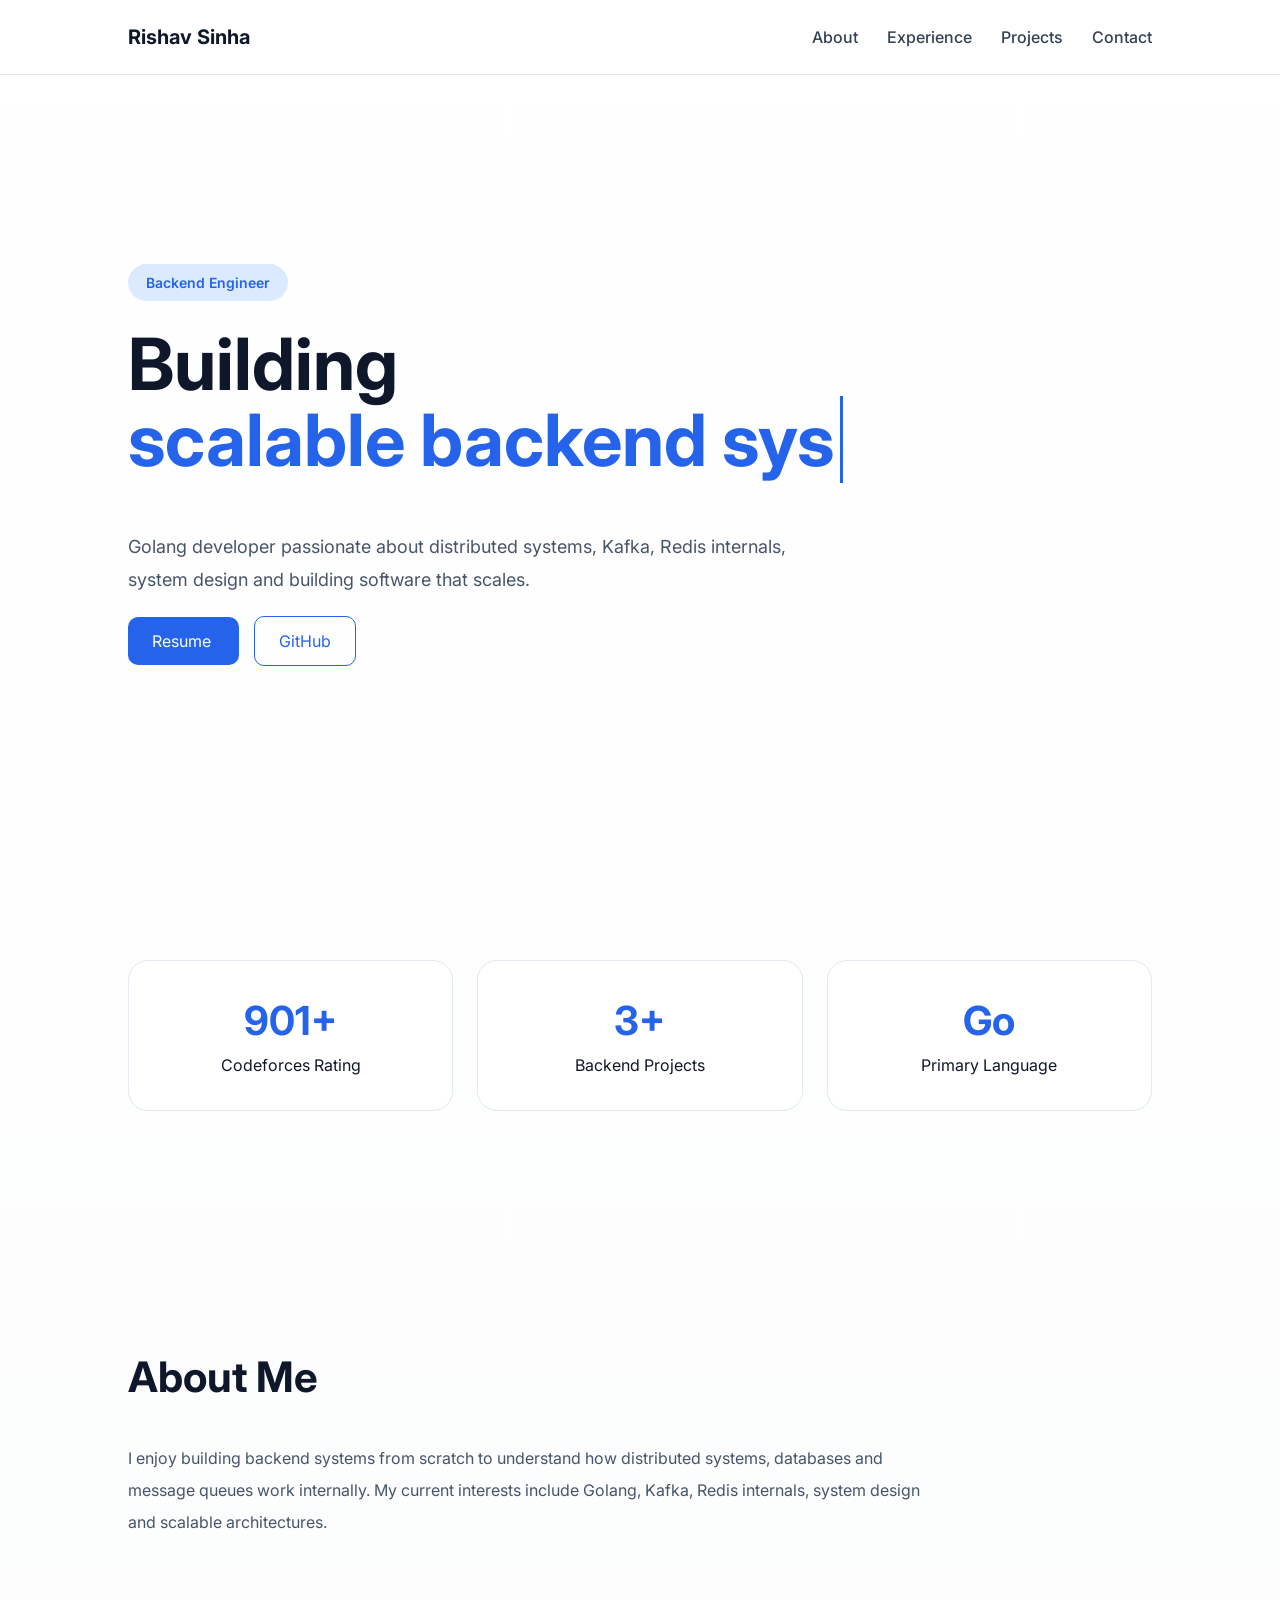
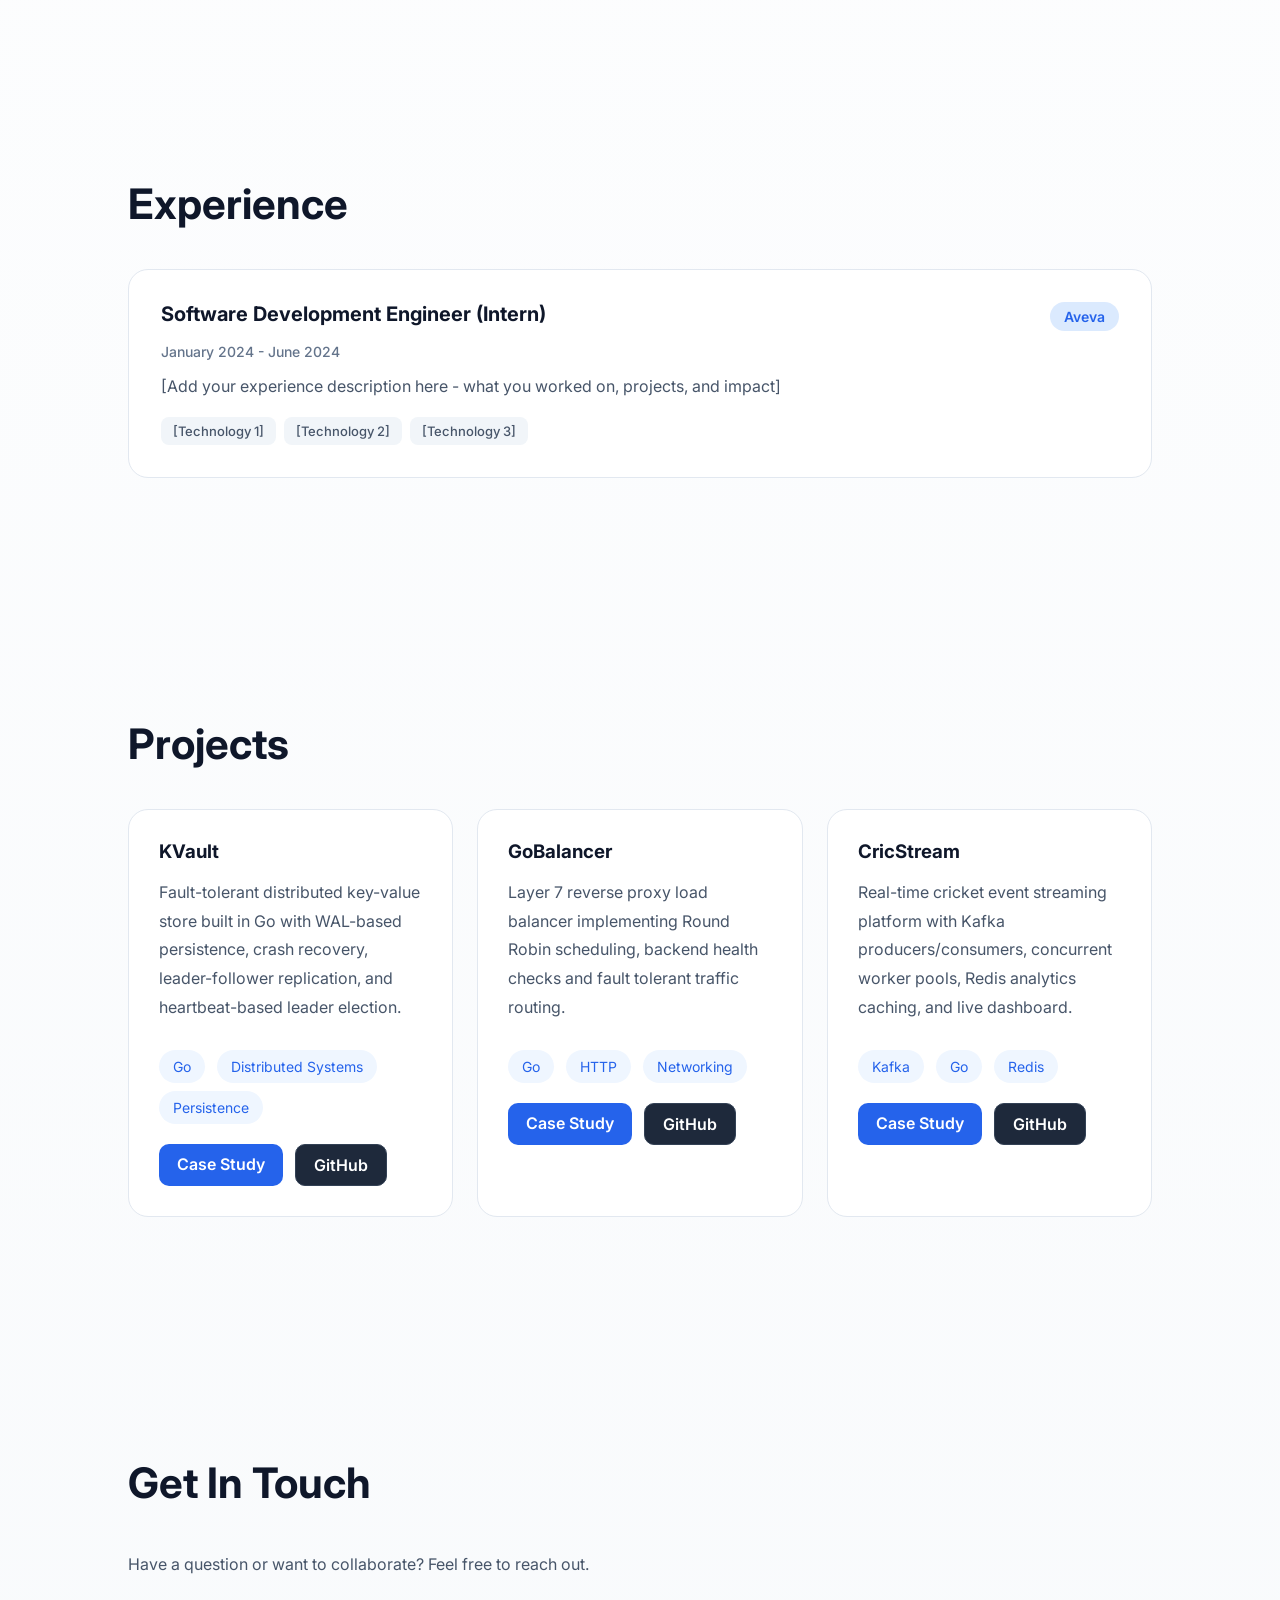
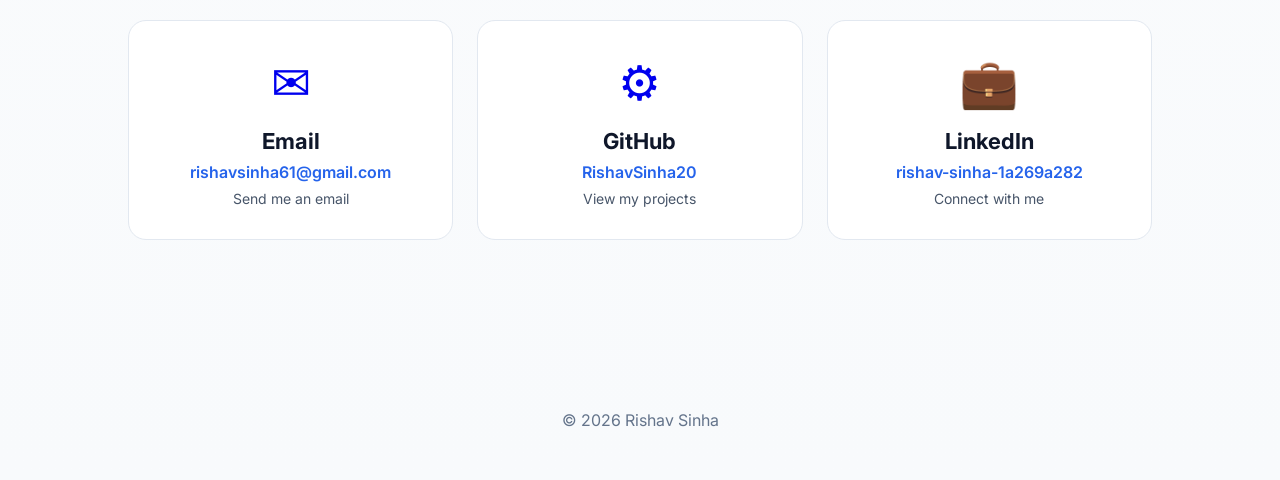
<file: index.html>
<!DOCTYPE html>
<html lang="en">

<head>
    <meta charset="UTF-8">
    <meta name="viewport" content="width=device-width, initial-scale=1.0">

    <title>Rishav Sinha | Backend Engineer</title>

    <link rel="stylesheet" href="style.css">

    <link href="https://fonts.googleapis.com/css2?family=Inter:wght@300;400;500;600;700;800&display=swap"
        rel="stylesheet">
</head>

<body>

    <nav>

        <div class="logo">
            Rishav Sinha
        </div>

        <div class="nav-links">
            <a href="#about">About</a>
            <a href="#experience">Experience</a>
            <a href="#projects">Projects</a>
            <a href="#contact">Contact</a>
        </div>

    </nav>

    <section class="hero">

        <div class="badge">
            Backend Engineer
        </div>

        <h1>
            Building
            <br>
            <span id="typing"></span>
        </h1>

        <p>
            Golang developer passionate about distributed systems,
            Kafka, Redis internals, system design and building
            software that scales.
        </p>

        <div class="hero-buttons">

            <a href="resume.pdf"
                target="_blank"
                class="primary-btn">
                Resume
            </a>

            <a href="https://github.com/RishavSinha20"
                target="_blank"
                class="secondary-btn">
                GitHub
            </a>

        </div>

    </section>

    <section class="stats">

        <div class="stat-card">
            <h3>901+</h3>
            <p>Codeforces Rating</p>
        </div>

        <div class="stat-card">
            <h3>3+</h3>
            <p>Backend Projects</p>
        </div>

        <div class="stat-card">
            <h3>Go</h3>
            <p>Primary Language</p>
        </div>

    </section>

    <section id="about">

        <h2>About Me</h2>

        <p class="section-text">
            I enjoy building backend systems from scratch to understand
            how distributed systems, databases and message queues work
            internally.

            My current interests include Golang, Kafka,
            Redis internals, system design and scalable architectures.
        </p>

    </section>

    <section id="experience">

        <h2>Experience</h2>

        <div class="experience-grid">

            <div class="experience-card">

                <div class="experience-header">
                    <h3>Software Development Engineer (Intern)</h3>
                    <span class="experience-company">Aveva</span>
                </div>

                <p class="experience-duration">January 2024 - June 2024</p>

                <p class="experience-description">
                    [Add your experience description here - what you worked on, projects, and impact]
                </p>

                <div class="experience-tags">
                    <span class="exp-tag">[Technology 1]</span>
                    <span class="exp-tag">[Technology 2]</span>
                    <span class="exp-tag">[Technology 3]</span>
                </div>

            </div>

        </div>

    </section>

    <section id="projects">

        <h2>Projects</h2>

        <div class="projects-grid">

            <div class="project">

                <h3>KVault</h3>

                <p>
                    Fault-tolerant distributed key-value store built in Go with WAL-based
                    persistence, crash recovery, leader-follower replication, and heartbeat-based
                    leader election.
                </p>

                <div class="tags">
                    <span>Go</span>
                    <span>Distributed Systems</span>
                    <span>Persistence</span>
                </div>

                <div class="project-buttons">

                    <a href="projects/kvault.html"
                       class="project-btn">
                        Case Study
                    </a>

                    <a href="https://github.com/RishavSinha20/kvault"
                       target="_blank"
                       class="project-btn secondary">
                        GitHub
                    </a>

                </div>

            </div>

            <div class="project">

                <h3>GoBalancer</h3>
            
                <p>
                    Layer 7 reverse proxy load balancer implementing
                    Round Robin scheduling, backend health checks and
                    fault tolerant traffic routing.
                </p>
            
                <div class="tags">
                    <span>Go</span>
                    <span>HTTP</span>
                    <span>Networking</span>
                </div>
            
                <div class="project-buttons">
            
                    <a href="projects/gobalancer.html"
                       class="project-btn">
                        Case Study
                    </a>
            
                    <a href="https://github.com/RishavSinha20/gobalancer"
                       target="_blank"
                       class="project-btn secondary">
                        GitHub
                    </a>
            
                </div>
            
            </div>

            <div class="project">

                <h3>CricStream</h3>

                <p>
                    Real-time cricket event streaming platform with
                    Kafka producers/consumers, concurrent worker pools,
                    Redis analytics caching, and live dashboard.
                </p>

                <div class="tags">
                    <span>Kafka</span>
                    <span>Go</span>
                    <span>Redis</span>
                </div>

                <div class="project-buttons">

                    <a href="projects/cricstream.html"
                       class="project-btn">
                        Case Study
                    </a>

                    <a href="https://github.com/RishavSinha20/cricstream"
                       target="_blank"
                       class="project-btn secondary">
                        GitHub
                    </a>

                </div>

            </div>

        </div>

    </section>

    <section id="contact">

        <h2>Get In Touch</h2>

        <p class="section-text" style="margin-bottom: 40px;">
            Have a question or want to collaborate? Feel free to reach out.
        </p>

        <div class="contact-grid">

            <a href="mailto:rishavsinha61@gmail.com" class="contact-card email-card">
                <div class="contact-icon">✉</div>
                <h3>Email</h3>
                <p class="contact-link">rishavsinha61@gmail.com</p>
                <p class="contact-cta">Send me an email</p>
            </a>

            <a href="https://github.com/RishavSinha20" target="_blank" class="contact-card github-card">
                <div class="contact-icon">⚙</div>
                <h3>GitHub</h3>
                <p class="contact-link">RishavSinha20</p>
                <p class="contact-cta">View my projects</p>
            </a>

            <a href="https://www.linkedin.com/in/rishav-sinha-1a269a282/" target="_blank" class="contact-card linkedin-card">
                <div class="contact-icon">💼</div>
                <h3>LinkedIn</h3>
                <p class="contact-link">rishav-sinha-1a269a282</p>
                <p class="contact-cta">Connect with me</p>
            </a>

        </div>

    </section>

    <footer>

        <p>
            © 2026 Rishav Sinha
        </p>

    </footer>

    <script src="script.js"></script>

</body>

</html>
</file>
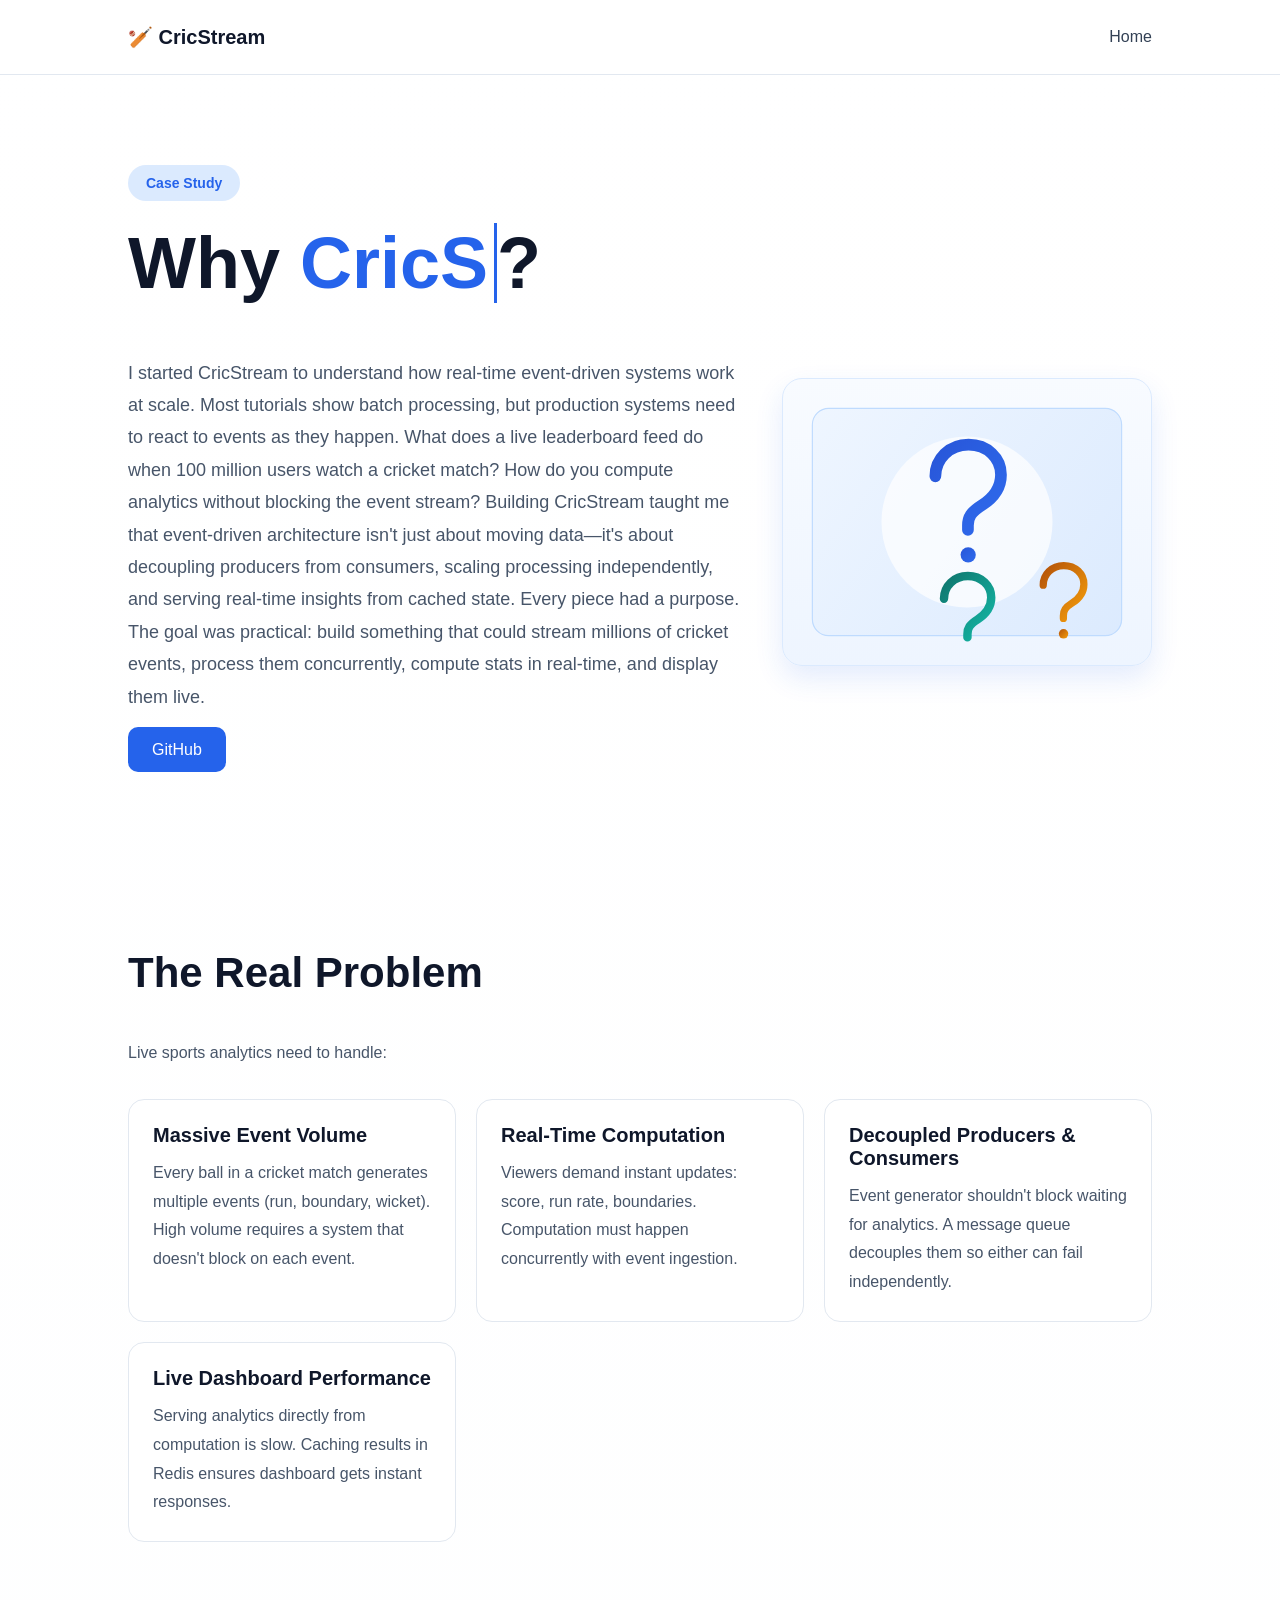
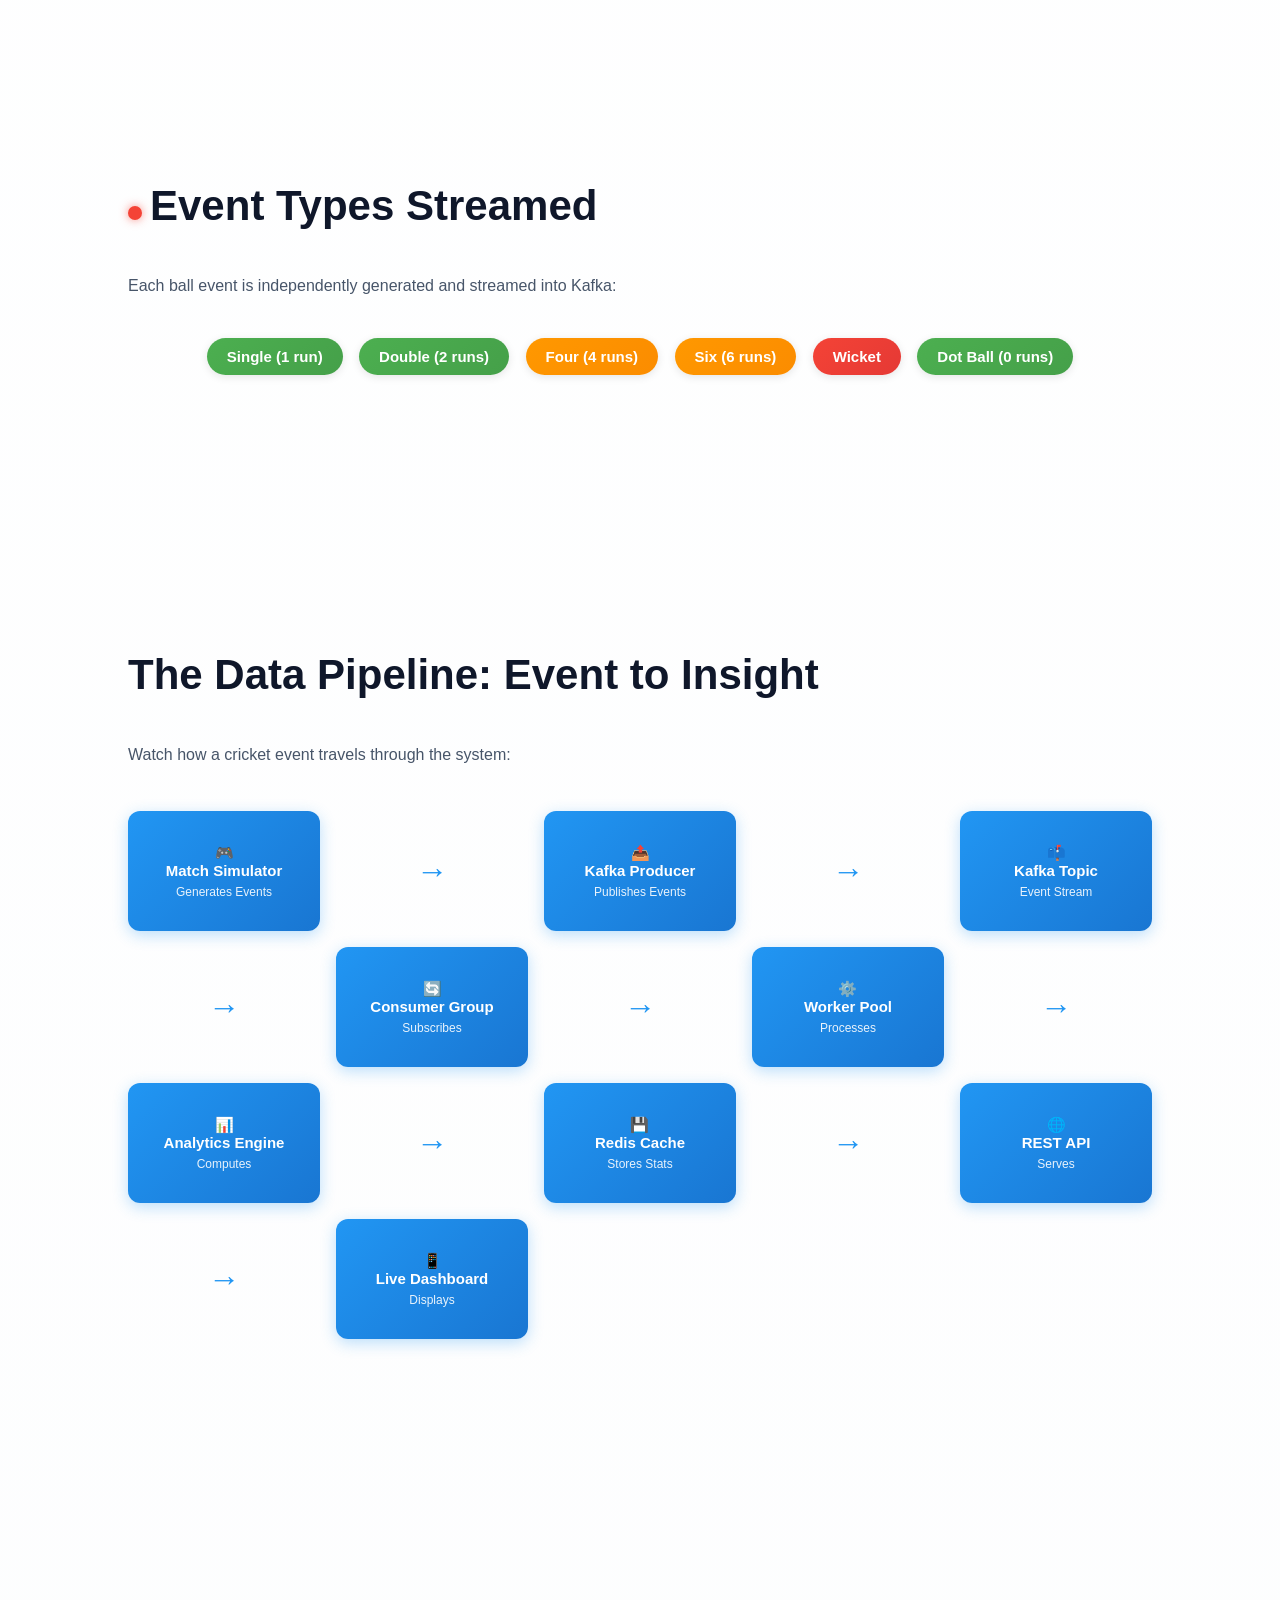
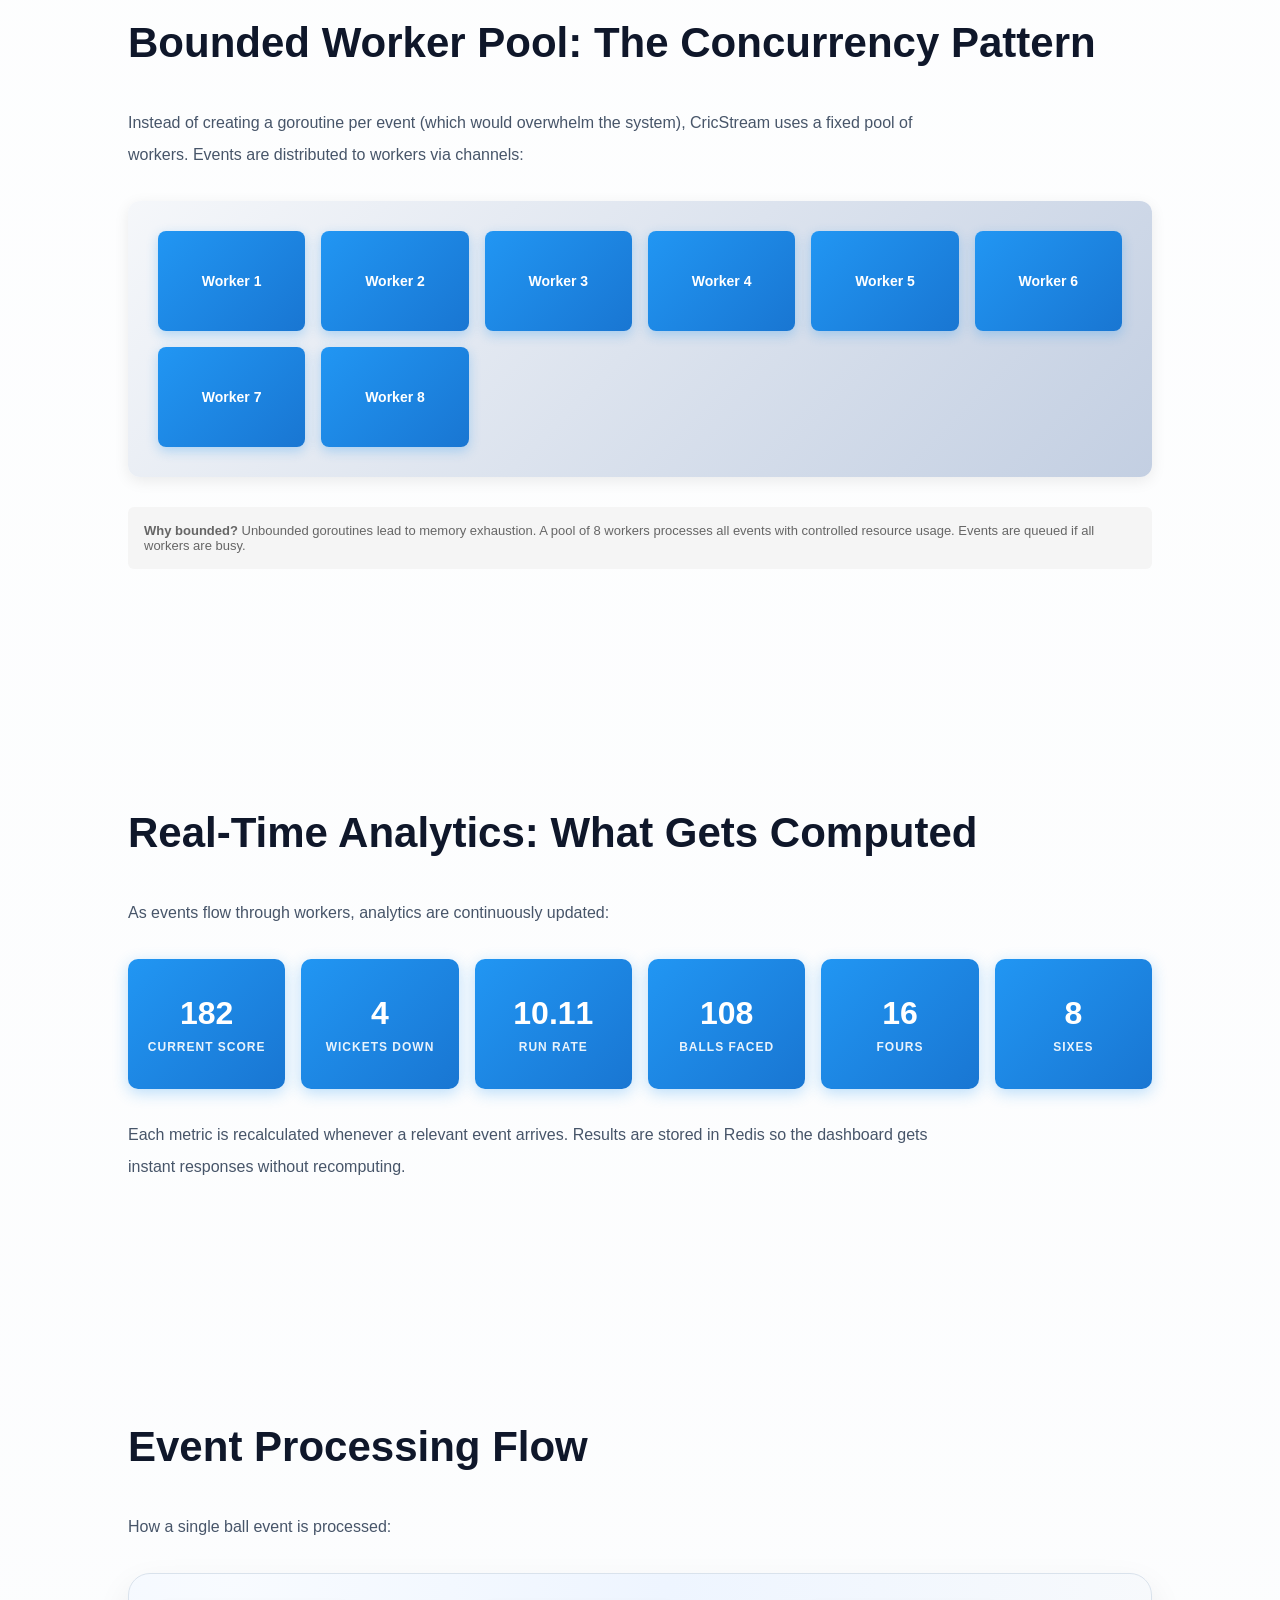
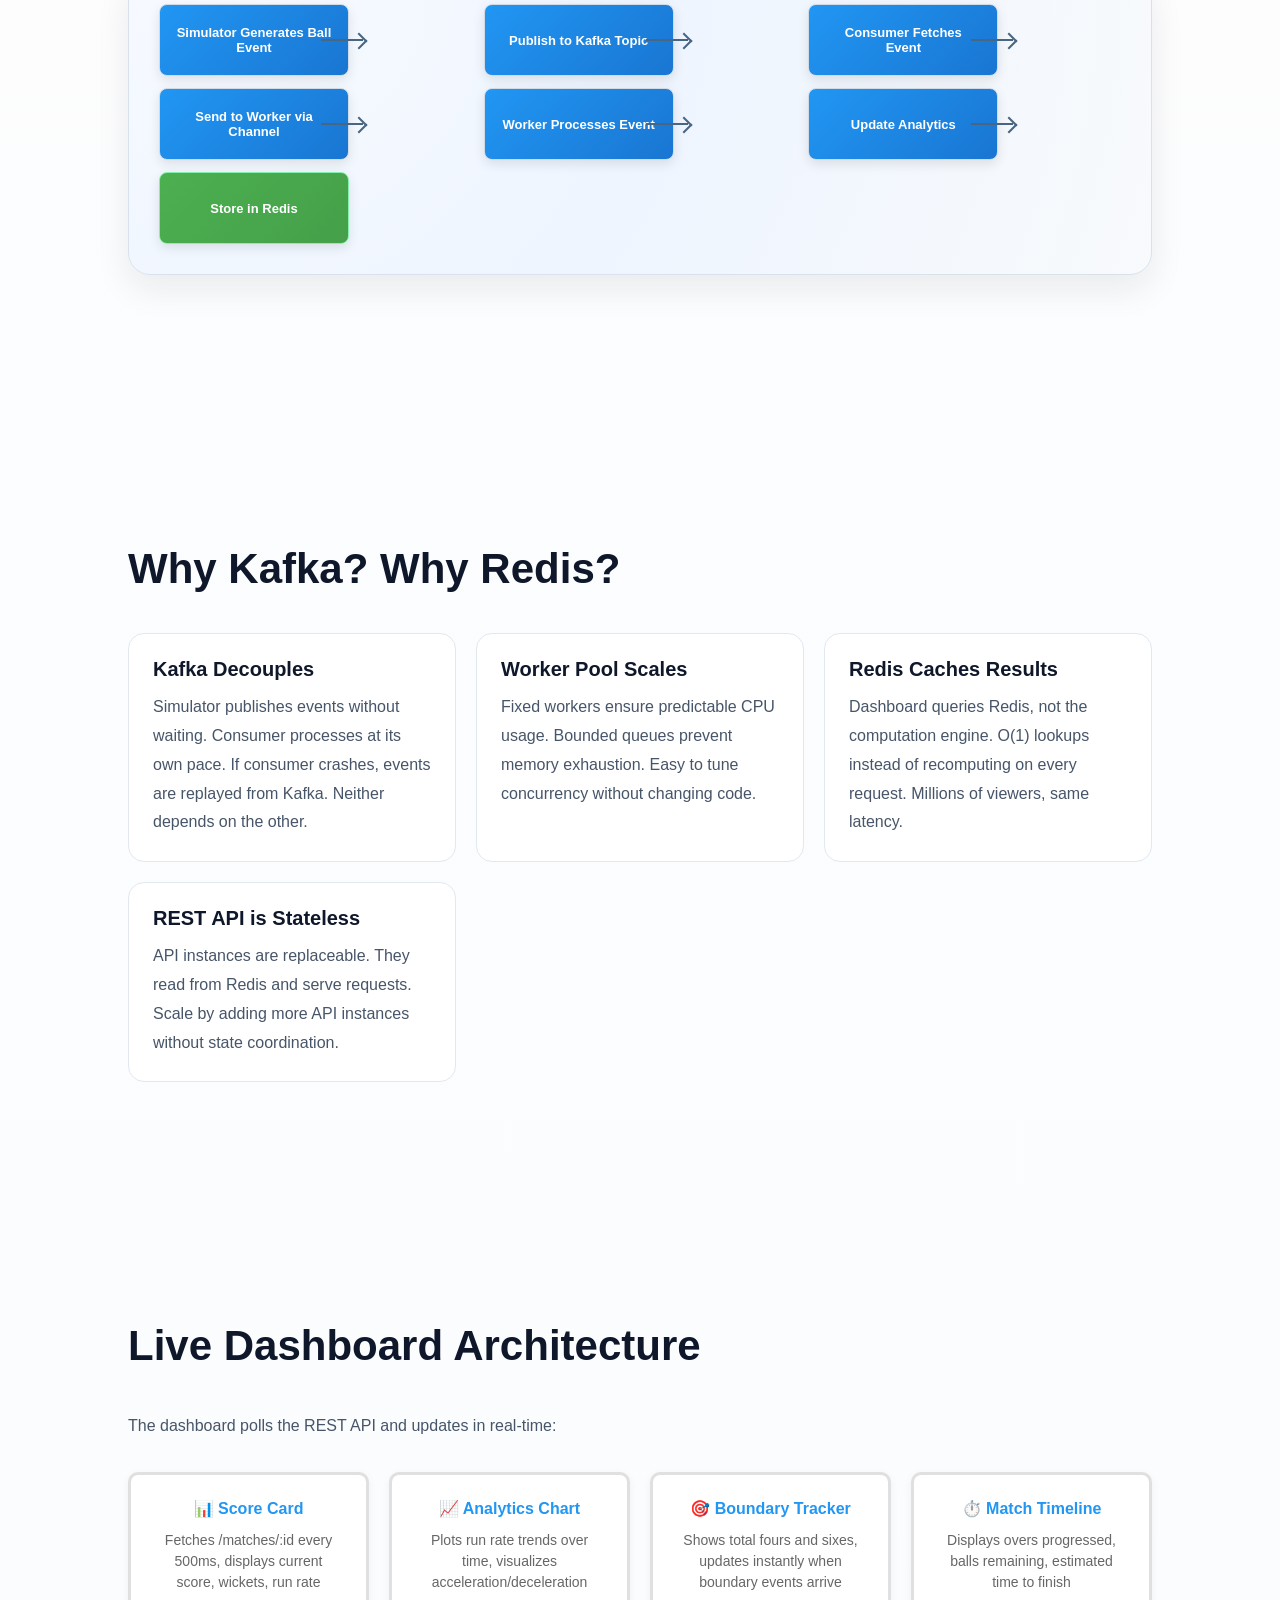
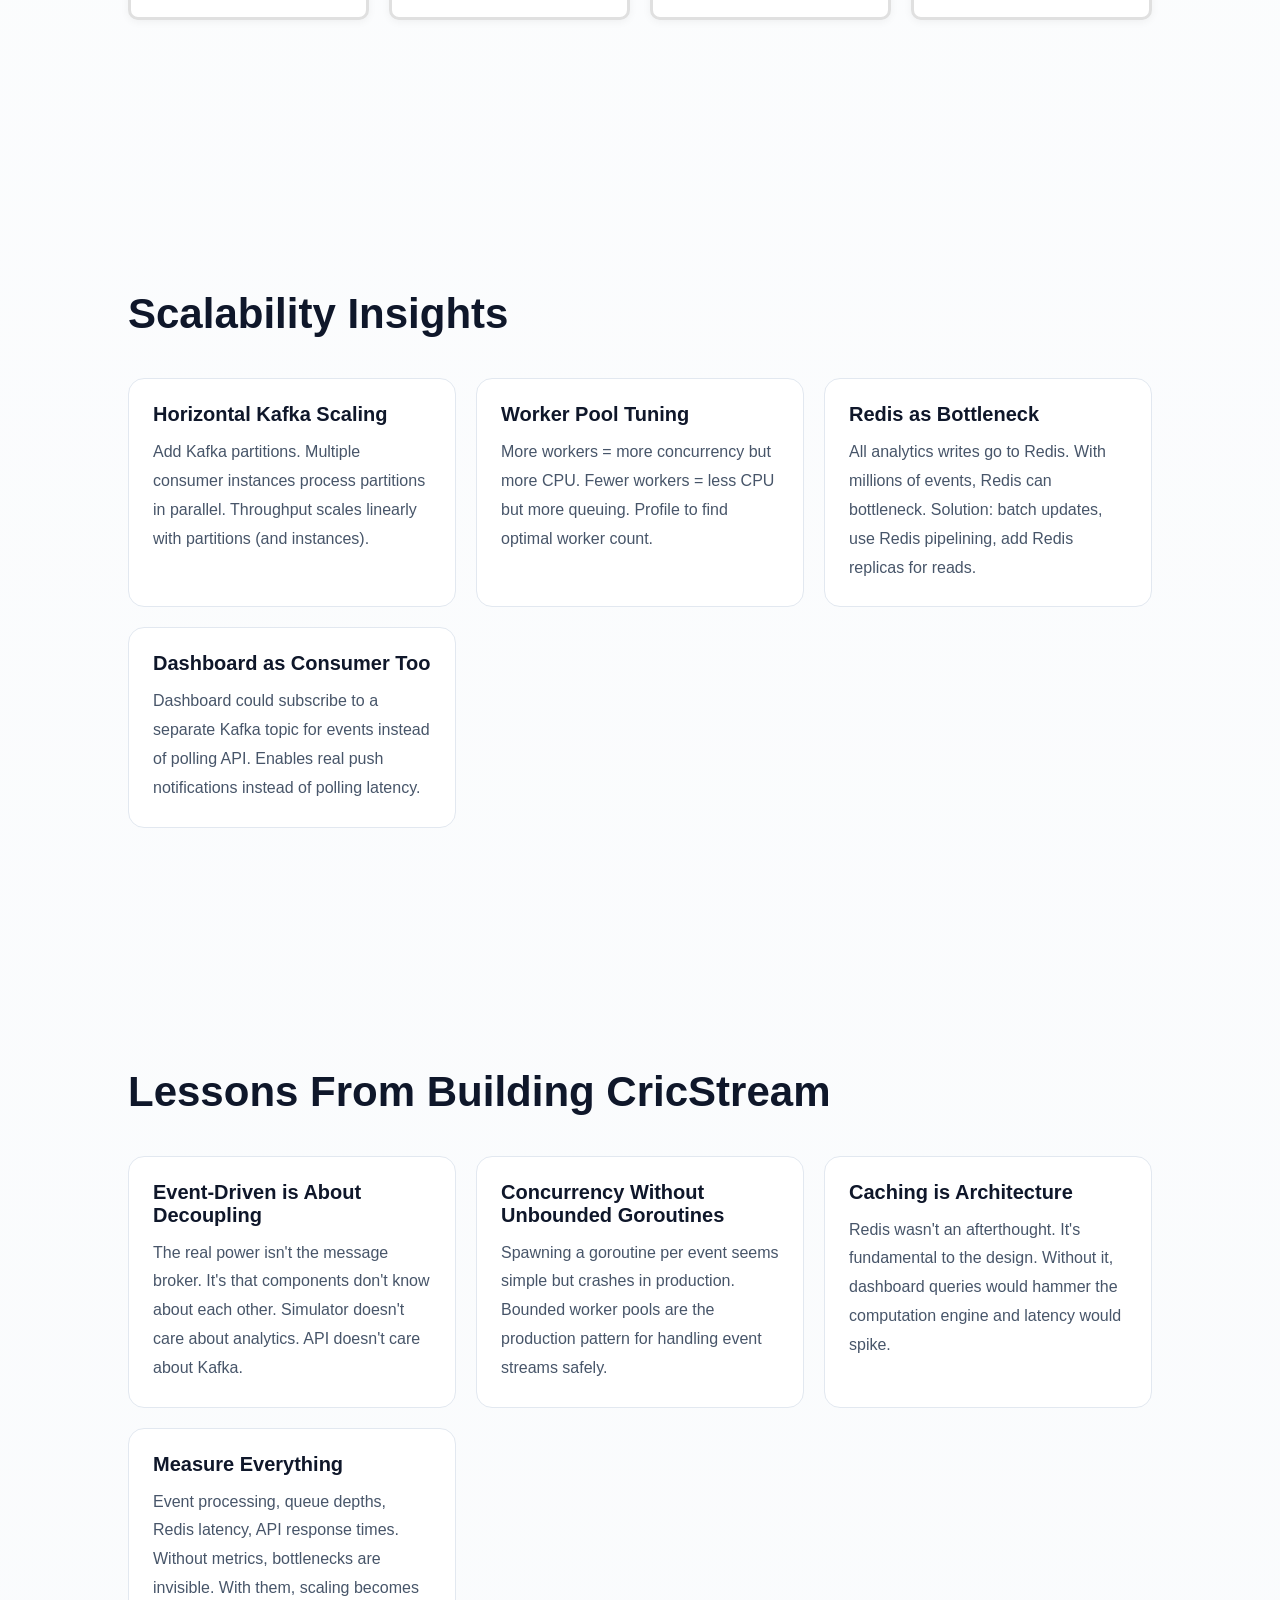
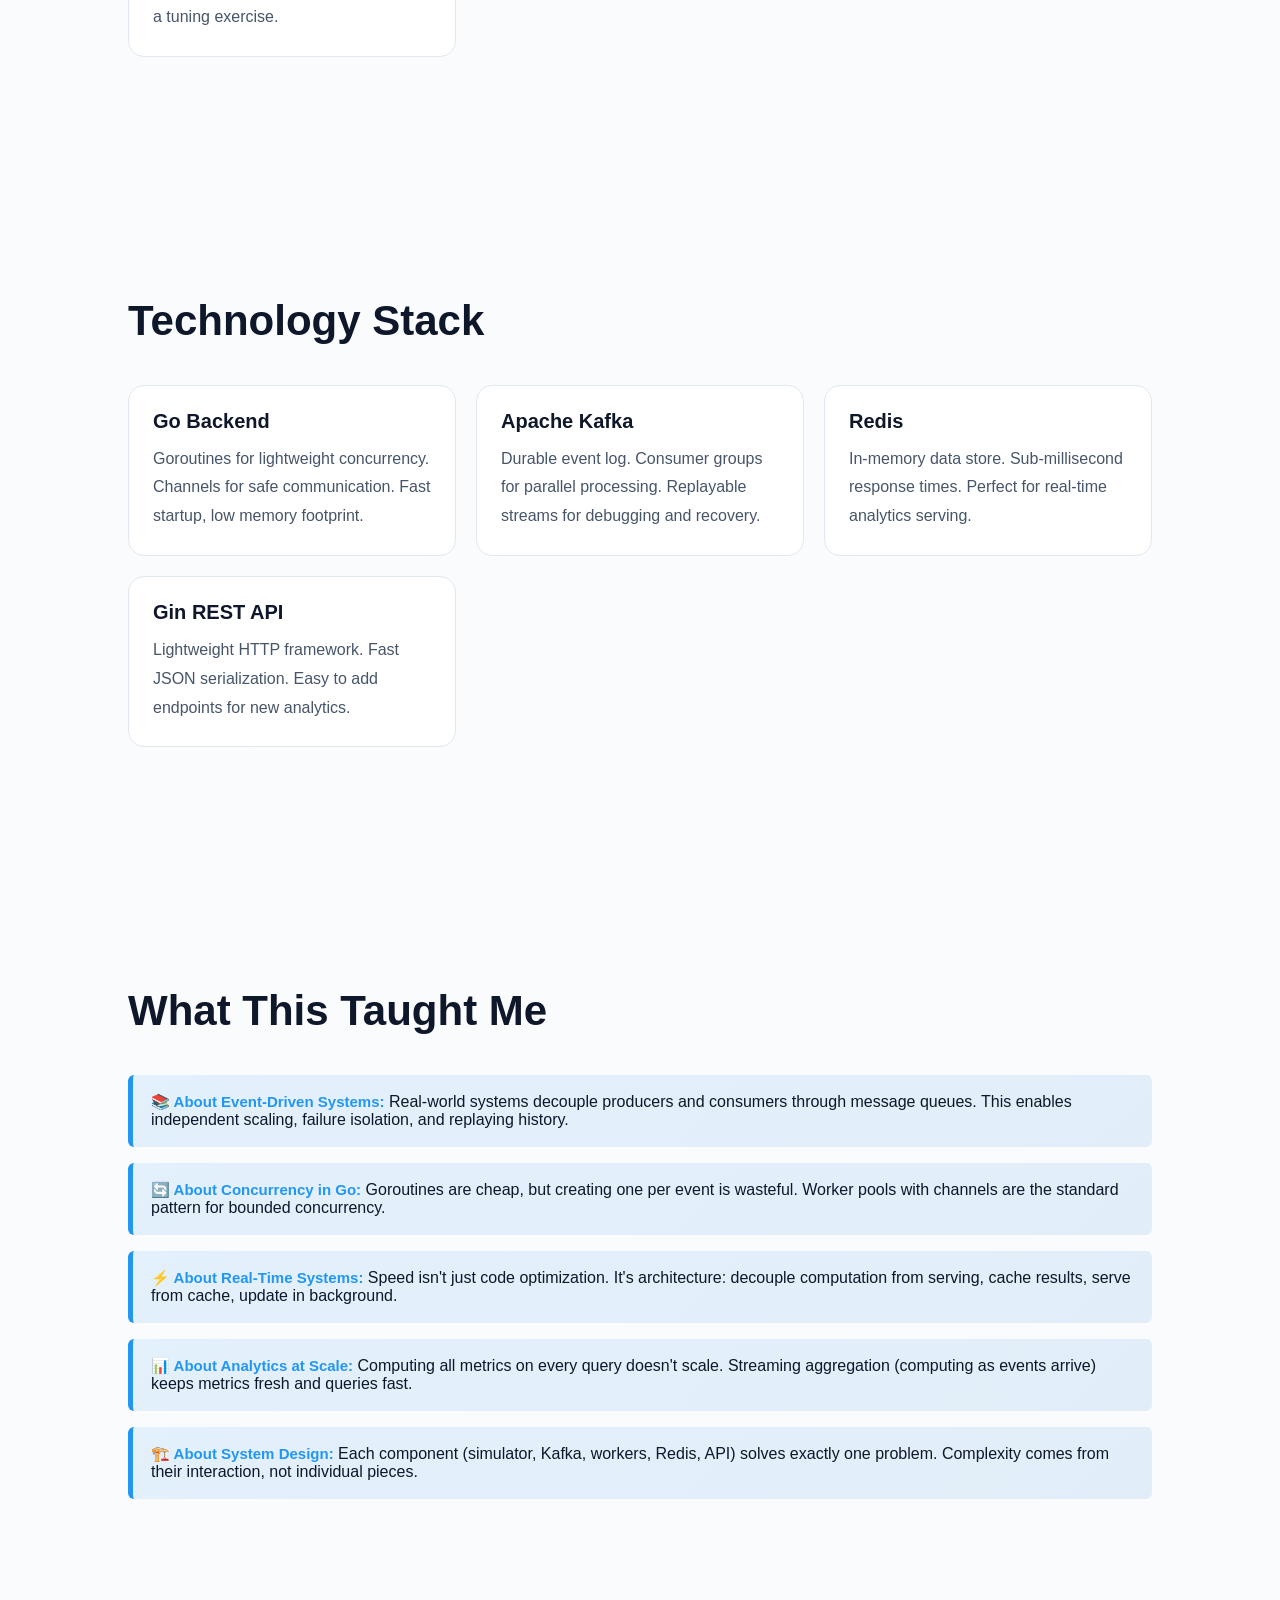
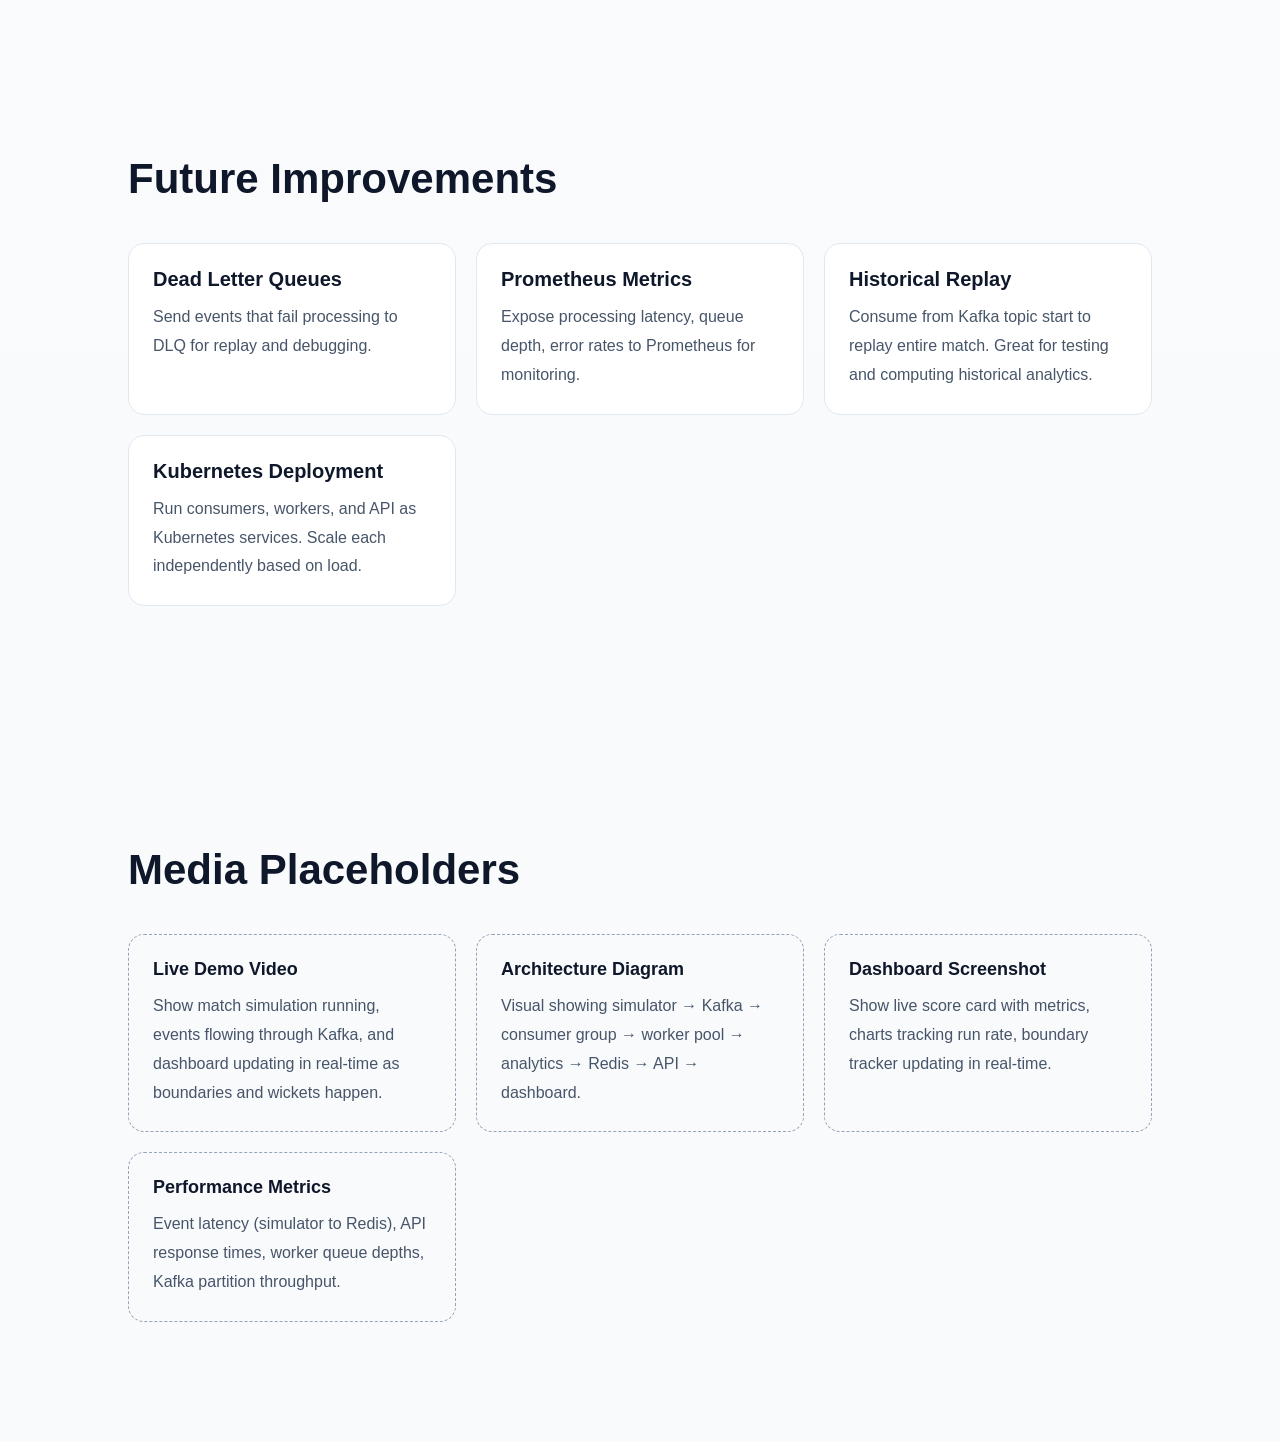
<file: projects/cricstream.html>
<!DOCTYPE html>
<html lang="en">

<head>

    <meta charset="UTF-8">
    <meta name="viewport" content="width=device-width, initial-scale=1.0">

    <title>CricStream | Case Study</title>

    <link rel="stylesheet" href="../style.css">

    <style>
        .cricket-event {
            display: inline-block;
            padding: 10px 20px;
            margin: 6px;
            border-radius: 25px;
            font-weight: 600;
            font-size: 15px;
            box-shadow: 0 2px 8px rgba(0,0,0,0.1);
            transition: transform 0.2s;
        }

        .cricket-event:hover {
            transform: translateY(-2px);
            box-shadow: 0 4px 12px rgba(0,0,0,0.15);
        }

        .event-runs { background: linear-gradient(135deg, #4caf50 0%, #45a049 100%); color: white; }
        .event-boundary { background: linear-gradient(135deg, #ff9800 0%, #fb8c00 100%); color: white; }
        .event-wicket { background: linear-gradient(135deg, #f44336 0%, #e53935 100%); color: white; }

        .data-pipeline {
            display: grid;
            grid-template-columns: repeat(auto-fit, minmax(160px, 1fr));
            gap: 16px;
            margin: 40px 0;
            align-items: center;
        }

        .pipeline-stage {
            background: linear-gradient(135deg, #2196F3 0%, #1976D2 100%);
            color: white;
            padding: 28px 20px;
            border-radius: 12px;
            text-align: center;
            font-weight: 600;
            font-size: 15px;
            box-shadow: 0 4px 15px rgba(33, 150, 243, 0.3);
            transition: all 0.3s;
            min-height: 120px;
            display: flex;
            flex-direction: column;
            justify-content: center;
            align-items: center;
        }

        .pipeline-stage:hover {
            transform: translateY(-4px);
            box-shadow: 0 8px 20px rgba(33, 150, 243, 0.4);
        }

        .pipeline-stage:nth-child(3n+1) {
            background: linear-gradient(135deg, #2196F3 0%, #1976D2 100%);
        }

        .pipeline-stage:nth-child(3n+2) {
            background: linear-gradient(135deg, #2196F3 0%, #1976D2 100%);
        }

        .pipeline-stage:nth-child(3n) {
            background: linear-gradient(135deg, #2196F3 0%, #1976D2 100%);
        }

        .pipeline-stage small {
            display: block;
            font-weight: 400;
            font-size: 12px;
            opacity: 0.9;
            margin-top: 6px;
        }

        .pipeline-arrow {
            text-align: center;
            font-size: 32px;
            color: #2196F3;
            font-weight: bold;
        }

        .worker-pool-visual {
            display: grid;
            grid-template-columns: repeat(auto-fit, minmax(140px, 1fr));
            gap: 16px;
            margin: 30px 0;
            padding: 30px;
            background: linear-gradient(135deg, #f5f7fa 0%, #c3cfe2 100%);
            border-radius: 12px;
            box-shadow: 0 4px 15px rgba(0,0,0,0.08);
        }

        .worker {
            background: linear-gradient(135deg, #2196F3 0%, #1976D2 100%);
            color: white;
            padding: 24px 16px;
            border-radius: 8px;
            text-align: center;
            font-weight: 600;
            font-size: 14px;
            box-shadow: 0 4px 12px rgba(33, 150, 243, 0.3);
            transition: all 0.3s;
            min-height: 100px;
            display: flex;
            align-items: center;
            justify-content: center;
        }

        .worker:nth-child(3n+1) { 
            background: linear-gradient(135deg, #2196F3 0%, #1976D2 100%);
        }

        .worker:nth-child(3n+2) { 
            background: linear-gradient(135deg, #2196F3 0%, #1976D2 100%);
        }

        .worker:nth-child(3n) { 
            background: linear-gradient(135deg, #2196F3 0%, #1976D2 100%);
        }

        .worker:hover {
            transform: translateY(-4px) scale(1.05);
            box-shadow: 0 8px 20px rgba(33, 150, 243, 0.4);
        }

        .metric-card {
            background: linear-gradient(135deg, rgba(33, 150, 243, 0.1), rgba(25, 118, 210, 0.1));
            border-left: 5px solid #2196F3;
            padding: 18px;
            margin: 16px 0;
            border-radius: 6px;
        }

        .metric-card strong {
            color: #2196F3;
            font-size: 15px;
        }

        .live-indicator {
            display: inline-block;
            width: 14px;
            height: 14px;
            background: #f44336;
            border-radius: 50%;
            animation: pulse 1.5s infinite;
            margin-right: 8px;
            box-shadow: 0 0 10px rgba(244, 67, 54, 0.6);
        }

        @keyframes pulse {
            0%, 100% { opacity: 1; }
            50% { opacity: 0.5; }
        }

        .event-flow-grid {
            display: grid;
            grid-template-columns: repeat(auto-fit, minmax(200px, 1fr));
            gap: 20px;
            margin: 30px 0;
        }

        .event-flow-item {
            background: white;
            border: 3px solid #e0e0e0;
            border-radius: 10px;
            padding: 24px;
            text-align: center;
            transition: all 0.3s;
            box-shadow: 0 2px 8px rgba(0,0,0,0.05);
        }

        .event-flow-item:hover {
            transform: translateY(-6px);
            border-color: #2196F3;
            box-shadow: 0 8px 20px rgba(33, 150, 243, 0.2);
        }

        .event-flow-item h4 {
            margin: 0 0 12px 0;
            color: #2196F3;
            font-size: 16px;
        }

        .event-flow-item p {
            margin: 0;
            font-size: 14px;
            color: #666;
            line-height: 1.5;
        }

        .analytics-stat {
            display: grid;
            grid-template-columns: repeat(auto-fit, minmax(150px, 1fr));
            gap: 16px;
            margin: 30px 0;
        }

        .stat-box {
            background: linear-gradient(135deg, #2196F3 0%, #1976D2 100%);
            border: none;
            padding: 28px 16px;
            border-radius: 10px;
            text-align: center;
            box-shadow: 0 4px 15px rgba(33, 150, 243, 0.3);
            transition: all 0.3s;
            min-height: 130px;
            display: flex;
            flex-direction: column;
            justify-content: center;
        }

        .stat-box:nth-child(2n) {
            background: linear-gradient(135deg, #2196F3 0%, #1976D2 100%);
        }

        .stat-box:nth-child(3n) {
            background: linear-gradient(135deg, #2196F3 0%, #1976D2 100%);
        }

        .stat-box:hover {
            transform: translateY(-6px);
            box-shadow: 0 8px 25px rgba(33, 150, 243, 0.4);
        }

        .stat-box .stat-value {
            font-size: 32px;
            font-weight: 700;
            color: white;
            margin-bottom: 8px;
        }

        .stat-box .stat-label {
            font-size: 12px;
            color: rgba(255,255,255,0.9);
            text-transform: uppercase;
            letter-spacing: 1px;
            font-weight: 600;
        }

        .lifecycle-diagram {
            margin: 30px 0;
        }

        .lifecycle-rail {
            display: grid;
            grid-template-columns: repeat(auto-fit, minmax(140px, 1fr));
            gap: 12px;
            align-items: center;
        }

        .step-box {
            padding: 20px 16px;
            border-radius: 8px;
            text-align: center;
            font-weight: 600;
            font-size: 13px;
            transition: all 0.3s;
            box-shadow: 0 4px 12px rgba(0,0,0,0.1);
        }

        .core-step {
            background: linear-gradient(135deg, #2196F3 0%, #1976D2 100%);
            color: white;
        }

        .success-box {
            background: linear-gradient(135deg, #4caf50 0%, #45a049 100%);
            color: white;
        }

        .retry-box {
            background: linear-gradient(135deg, #ff9800 0%, #fb8c00 100%);
            color: white;
        }

        .decision-step {
            background: linear-gradient(135deg, #f44336 0%, #e53935 100%);
            color: white;
        }

        .step-box:hover {
            transform: translateY(-4px);
            box-shadow: 0 8px 16px rgba(0,0,0,0.15);
        }

        .flow-arrow {
            text-align: center;
            font-size: 20px;
            color: #2196F3;
            font-weight: bold;
            padding: 0 4px;
        }

        .flow-arrow.success-arrow {
            color: #4caf50;
        }

        .flow-arrow.retry-arrow {
            color: #ff9800;
        }

        .branch-split {
            display: flex;
            justify-content: space-around;
            margin: 20px 0;
        }

        .split-line {
            width: 2px;
            height: 30px;
            background: #e0e0e0;
        }

        .branch-path {
            display: grid;
            grid-template-columns: repeat(2, 1fr);
            gap: 12px;
            margin-top: 16px;
        }
    </style>

</head>

<body>

    <nav>

        <div class="logo">
            🏏 CricStream
        </div>

        <div class="nav-links">
            <a href="../index.html">Home</a>
        </div>

    </nav>

    <section class="hero case-study-hero">

        <div class="badge">
            Case Study
        </div>

        <h1>
            Why
            <span id="typing-project"></span>?
        </h1>

        <div class="why-layout">

            <p class="section-text">
                I started CricStream to understand how real-time event-driven systems work at scale.
                Most tutorials show batch processing, but production systems need to react to events
                as they happen. What does a live leaderboard feed do when 100 million users watch a
                cricket match? How do you compute analytics without blocking the event stream?

                Building CricStream taught me that event-driven architecture isn't just about moving
                data—it's about decoupling producers from consumers, scaling processing independently,
                and serving real-time insights from cached state. Every piece had a purpose.

                The goal was practical: build something that could stream millions of cricket events,
                process them concurrently, compute stats in real-time, and display them live.
            </p>

            <div class="why-image-wrap">
                <img src="../images/why-question-marks.svg"
                    alt="Question marks representing why CricStream was built"
                    class="why-image">
            </div>

        </div>

        <div class="hero-buttons">

            <a href="https://github.com/RishavSinha20/cricstream"
                target="_blank"
                class="primary-btn">
                GitHub
            </a>

        </div>

    </section>

    <section>

        <h2>The Real Problem</h2>

        <p class="section-text">
            Live sports analytics need to handle:
        </p>

        <div class="case-grid">

            <div class="case-card">
                <h3>Massive Event Volume</h3>
                <p>
                    Every ball in a cricket match generates multiple events (run, boundary, wicket).
                    High volume requires a system that doesn't block on each event.
                </p>
            </div>

            <div class="case-card">
                <h3>Real-Time Computation</h3>
                <p>
                    Viewers demand instant updates: score, run rate, boundaries. Computation must
                    happen concurrently with event ingestion.
                </p>
            </div>

            <div class="case-card">
                <h3>Decoupled Producers & Consumers</h3>
                <p>
                    Event generator shouldn't block waiting for analytics. A message queue decouples
                    them so either can fail independently.
                </p>
            </div>

            <div class="case-card">
                <h3>Live Dashboard Performance</h3>
                <p>
                    Serving analytics directly from computation is slow. Caching results in Redis
                    ensures dashboard gets instant responses.
                </p>
            </div>

        </div>

    </section>

    <section>

        <h2><span class="live-indicator"></span>Event Types Streamed</h2>

        <p class="section-text">
            Each ball event is independently generated and streamed into Kafka:
        </p>

        <div style="margin: 30px 0; text-align: center;">
            <span class="cricket-event event-runs">Single (1 run)</span>
            <span class="cricket-event event-runs">Double (2 runs)</span>
            <span class="cricket-event event-boundary">Four (4 runs)</span>
            <span class="cricket-event event-boundary">Six (6 runs)</span>
            <span class="cricket-event event-wicket">Wicket</span>
            <span class="cricket-event event-runs">Dot Ball (0 runs)</span>
        </div>

    </section>

    <section>

        <h2>The Data Pipeline: Event to Insight</h2>

        <p class="section-text">
            Watch how a cricket event travels through the system:
        </p>

        <div class="data-pipeline">
            <div class="pipeline-stage">
                🎮<br>Match Simulator<br><small>Generates Events</small>
            </div>
            <div class="pipeline-arrow">→</div>
            <div class="pipeline-stage">
                📤<br>Kafka Producer<br><small>Publishes Events</small>
            </div>
            <div class="pipeline-arrow">→</div>
            <div class="pipeline-stage">
                📫<br>Kafka Topic<br><small>Event Stream</small>
            </div>
            <div class="pipeline-arrow">→</div>
            <div class="pipeline-stage">
                🔄<br>Consumer Group<br><small>Subscribes</small>
            </div>
            <div class="pipeline-arrow">→</div>
            <div class="pipeline-stage">
                ⚙️<br>Worker Pool<br><small>Processes</small>
            </div>
            <div class="pipeline-arrow">→</div>
            <div class="pipeline-stage">
                📊<br>Analytics Engine<br><small>Computes</small>
            </div>
            <div class="pipeline-arrow">→</div>
            <div class="pipeline-stage">
                💾<br>Redis Cache<br><small>Stores Stats</small>
            </div>
            <div class="pipeline-arrow">→</div>
            <div class="pipeline-stage">
                🌐<br>REST API<br><small>Serves</small>
            </div>
            <div class="pipeline-arrow">→</div>
            <div class="pipeline-stage">
                📱<br>Live Dashboard<br><small>Displays</small>
            </div>
        </div>

    </section>

    <section>

        <h2>Bounded Worker Pool: The Concurrency Pattern</h2>

        <p class="section-text">
            Instead of creating a goroutine per event (which would overwhelm the system),
            CricStream uses a fixed pool of workers. Events are distributed to workers via channels:
        </p>

        <div class="worker-pool-visual">
            <div class="worker">Worker 1</div>
            <div class="worker">Worker 2</div>
            <div class="worker">Worker 3</div>
            <div class="worker">Worker 4</div>
            <div class="worker">Worker 5</div>
            <div class="worker">Worker 6</div>
            <div class="worker">Worker 7</div>
            <div class="worker">Worker 8</div>
        </div>

        <div style="background: #f5f5f5; padding: 16px; border-radius: 6px; margin-top: 16px;">
            <p style="margin: 0; font-size: 13px; color: #666;">
                <strong>Why bounded?</strong> Unbounded goroutines lead to memory exhaustion. A pool of 8 workers
                processes all events with controlled resource usage. Events are queued if all workers are busy.
            </p>
        </div>

    </section>

    <section>

        <h2>Real-Time Analytics: What Gets Computed</h2>

        <p class="section-text">
            As events flow through workers, analytics are continuously updated:
        </p>

        <div class="analytics-stat">
            <div class="stat-box">
                <div class="stat-value">182</div>
                <div class="stat-label">Current Score</div>
            </div>
            <div class="stat-box">
                <div class="stat-value">4</div>
                <div class="stat-label">Wickets Down</div>
            </div>
            <div class="stat-box">
                <div class="stat-value">10.11</div>
                <div class="stat-label">Run Rate</div>
            </div>
            <div class="stat-box">
                <div class="stat-value">108</div>
                <div class="stat-label">Balls Faced</div>
            </div>
            <div class="stat-box">
                <div class="stat-value">16</div>
                <div class="stat-label">Fours</div>
            </div>
            <div class="stat-box">
                <div class="stat-value">8</div>
                <div class="stat-label">Sixes</div>
            </div>
        </div>

        <p class="section-text" style="margin-top: 24px;">
            Each metric is recalculated whenever a relevant event arrives. Results are stored in
            Redis so the dashboard gets instant responses without recomputing.
        </p>

    </section>

    <section>

        <h2>Event Processing Flow</h2>

        <p class="section-text">
            How a single ball event is processed:
        </p>

        <div class="lifecycle-diagram">

            <div class="lifecycle-rail">

                <div class="step-box core-step">
                Simulator Generates Ball Event
                </div>

                <div class="flow-arrow" aria-hidden="true"></div>

                <div class="step-box core-step">
                Publish to Kafka Topic
                </div>

                <div class="flow-arrow" aria-hidden="true"></div>

                <div class="step-box core-step">
                Consumer Fetches Event
                </div>

                <div class="flow-arrow" aria-hidden="true"></div>

                <div class="step-box core-step">
                Send to Worker via Channel
                </div>

                <div class="flow-arrow" aria-hidden="true"></div>

                <div class="step-box core-step">
                Worker Processes Event
                </div>

                <div class="flow-arrow" aria-hidden="true"></div>

                <div class="step-box core-step">
                Update Analytics
                </div>

                <div class="flow-arrow" aria-hidden="true"></div>

                <div class="step-box success-box">
                Store in Redis
                </div>

            </div>

        </div>

    </section>

    <section>

        <h2>Why Kafka? Why Redis?</h2>

        <div class="case-grid">

            <div class="case-card">
                <h3>Kafka Decouples</h3>
                <p>
                    Simulator publishes events without waiting. Consumer processes at its own pace.
                    If consumer crashes, events are replayed from Kafka. Neither depends on the other.
                </p>
            </div>

            <div class="case-card">
                <h3>Worker Pool Scales</h3>
                <p>
                    Fixed workers ensure predictable CPU usage. Bounded queues prevent memory
                    exhaustion. Easy to tune concurrency without changing code.
                </p>
            </div>

            <div class="case-card">
                <h3>Redis Caches Results</h3>
                <p>
                    Dashboard queries Redis, not the computation engine. O(1) lookups instead of
                    recomputing on every request. Millions of viewers, same latency.
                </p>
            </div>

            <div class="case-card">
                <h3>REST API is Stateless</h3>
                <p>
                    API instances are replaceable. They read from Redis and serve requests. Scale
                    by adding more API instances without state coordination.
                </p>
            </div>

        </div>

    </section>

    <section>

        <h2>Live Dashboard Architecture</h2>

        <p class="section-text">
            The dashboard polls the REST API and updates in real-time:
        </p>

        <div class="event-flow-grid">

            <div class="event-flow-item">
                <h4>📊 Score Card</h4>
                <p>
                    Fetches /matches/:id every 500ms, displays current score, wickets, run rate
                </p>
            </div>

            <div class="event-flow-item">
                <h4>📈 Analytics Chart</h4>
                <p>
                    Plots run rate trends over time, visualizes acceleration/deceleration
                </p>
            </div>

            <div class="event-flow-item">
                <h4>🎯 Boundary Tracker</h4>
                <p>
                    Shows total fours and sixes, updates instantly when boundary events arrive
                </p>
            </div>

            <div class="event-flow-item">
                <h4>⏱️ Match Timeline</h4>
                <p>
                    Displays overs progressed, balls remaining, estimated time to finish
                </p>
            </div>

        </div>

    </section>

    <section>

        <h2>Scalability Insights</h2>

        <div class="case-grid">

            <div class="case-card">
                <h3>Horizontal Kafka Scaling</h3>
                <p>
                    Add Kafka partitions. Multiple consumer instances process partitions in parallel.
                    Throughput scales linearly with partitions (and instances).
                </p>
            </div>

            <div class="case-card">
                <h3>Worker Pool Tuning</h3>
                <p>
                    More workers = more concurrency but more CPU. Fewer workers = less CPU but
                    more queuing. Profile to find optimal worker count.
                </p>
            </div>

            <div class="case-card">
                <h3>Redis as Bottleneck</h3>
                <p>
                    All analytics writes go to Redis. With millions of events, Redis can bottleneck.
                    Solution: batch updates, use Redis pipelining, add Redis replicas for reads.
                </p>
            </div>

            <div class="case-card">
                <h3>Dashboard as Consumer Too</h3>
                <p>
                    Dashboard could subscribe to a separate Kafka topic for events instead of
                    polling API. Enables real push notifications instead of polling latency.
                </p>
            </div>

        </div>

    </section>

    <section>

        <h2>Lessons From Building CricStream</h2>

        <div class="case-grid">

            <div class="case-card">
                <h3>Event-Driven is About Decoupling</h3>
                <p>
                    The real power isn't the message broker. It's that components don't know about
                    each other. Simulator doesn't care about analytics. API doesn't care about Kafka.
                </p>
            </div>

            <div class="case-card">
                <h3>Concurrency Without Unbounded Goroutines</h3>
                <p>
                    Spawning a goroutine per event seems simple but crashes in production. Bounded
                    worker pools are the production pattern for handling event streams safely.
                </p>
            </div>

            <div class="case-card">
                <h3>Caching is Architecture</h3>
                <p>
                    Redis wasn't an afterthought. It's fundamental to the design. Without it,
                    dashboard queries would hammer the computation engine and latency would spike.
                </p>
            </div>

            <div class="case-card">
                <h3>Measure Everything</h3>
                <p>
                    Event processing, queue depths, Redis latency, API response times. Without
                    metrics, bottlenecks are invisible. With them, scaling becomes a tuning exercise.
                </p>
            </div>

        </div>

    </section>

    <section>

        <h2>Technology Stack</h2>

        <div class="case-grid">

            <div class="case-card">
                <h3>Go Backend</h3>
                <p>
                    Goroutines for lightweight concurrency. Channels for safe communication.
                    Fast startup, low memory footprint.
                </p>
            </div>

            <div class="case-card">
                <h3>Apache Kafka</h3>
                <p>
                    Durable event log. Consumer groups for parallel processing. Replayable
                    streams for debugging and recovery.
                </p>
            </div>

            <div class="case-card">
                <h3>Redis</h3>
                <p>
                    In-memory data store. Sub-millisecond response times. Perfect for real-time
                    analytics serving.
                </p>
            </div>

            <div class="case-card">
                <h3>Gin REST API</h3>
                <p>
                    Lightweight HTTP framework. Fast JSON serialization. Easy to add endpoints
                    for new analytics.
                </p>
            </div>

        </div>

    </section>

    <section>

        <h2>What This Taught Me</h2>

        <div class="metric-card">
            <strong>📚 About Event-Driven Systems:</strong> Real-world systems decouple producers
            and consumers through message queues. This enables independent scaling, failure isolation,
            and replaying history.
        </div>

        <div class="metric-card">
            <strong>🔄 About Concurrency in Go:</strong> Goroutines are cheap, but creating one per
            event is wasteful. Worker pools with channels are the standard pattern for bounded concurrency.
        </div>

        <div class="metric-card">
            <strong>⚡ About Real-Time Systems:</strong> Speed isn't just code optimization. It's
            architecture: decouple computation from serving, cache results, serve from cache, update
            in background.
        </div>

        <div class="metric-card">
            <strong>📊 About Analytics at Scale:</strong> Computing all metrics on every query doesn't
            scale. Streaming aggregation (computing as events arrive) keeps metrics fresh and queries fast.
        </div>

        <div class="metric-card">
            <strong>🏗️ About System Design:</strong> Each component (simulator, Kafka, workers, Redis,
            API) solves exactly one problem. Complexity comes from their interaction, not individual
            pieces.
        </div>

    </section>

    <section>

        <h2>Future Improvements</h2>

        <div class="case-grid">

            <div class="case-card">
                <h3>Dead Letter Queues</h3>
                <p>
                    Send events that fail processing to DLQ for replay and debugging.
                </p>
            </div>

            <div class="case-card">
                <h3>Prometheus Metrics</h3>
                <p>
                    Expose processing latency, queue depth, error rates to Prometheus for monitoring.
                </p>
            </div>

            <div class="case-card">
                <h3>Historical Replay</h3>
                <p>
                    Consume from Kafka topic start to replay entire match. Great for testing and
                    computing historical analytics.
                </p>
            </div>

            <div class="case-card">
                <h3>Kubernetes Deployment</h3>
                <p>
                    Run consumers, workers, and API as Kubernetes services. Scale each independently
                    based on load.
                </p>
            </div>

        </div>

    </section>

    <section>

        <h2>Media Placeholders</h2>

        <div class="media-grid">

            <div class="media-card">
                <h3>Live Demo Video</h3>
                <p>
                    Show match simulation running, events flowing through Kafka, and dashboard
                    updating in real-time as boundaries and wickets happen.
                </p>
            </div>

            <div class="media-card">
                <h3>Architecture Diagram</h3>
                <p>
                    Visual showing simulator → Kafka → consumer group → worker pool → analytics
                    → Redis → API → dashboard.
                </p>
            </div>

            <div class="media-card">
                <h3>Dashboard Screenshot</h3>
                <p>
                    Show live score card with metrics, charts tracking run rate, boundary tracker
                    updating in real-time.
                </p>
            </div>

            <div class="media-card">
                <h3>Performance Metrics</h3>
                <p>
                    Event latency (simulator to Redis), API response times, worker queue depths,
                    Kafka partition throughput.
                </p>
            </div>

        </div>

    </section>

    <script>
        const projectName = "CricStream";
        const projectTypingElement = document.getElementById("typing-project");

        let projectCharIndex = 0;
        let projectDeleting = false;

        function typeProjectName() {
            if (!projectTypingElement) {
                return;
            }

            if (!projectDeleting) {
                projectTypingElement.textContent = projectName.substring(0, projectCharIndex + 1);
                projectCharIndex++;

                if (projectCharIndex === projectName.length) {
                    projectDeleting = true;
                    setTimeout(typeProjectName, 1200);
                    return;
                }
            } else {
                projectTypingElement.textContent = projectName.substring(0, projectCharIndex - 1);
                projectCharIndex--;

                if (projectCharIndex === 0) {
                    projectDeleting = false;
                }
            }

            setTimeout(typeProjectName, projectDeleting ? 70 : 110);
        }

        typeProjectName();
    </script>

</body>

</html>
</file>
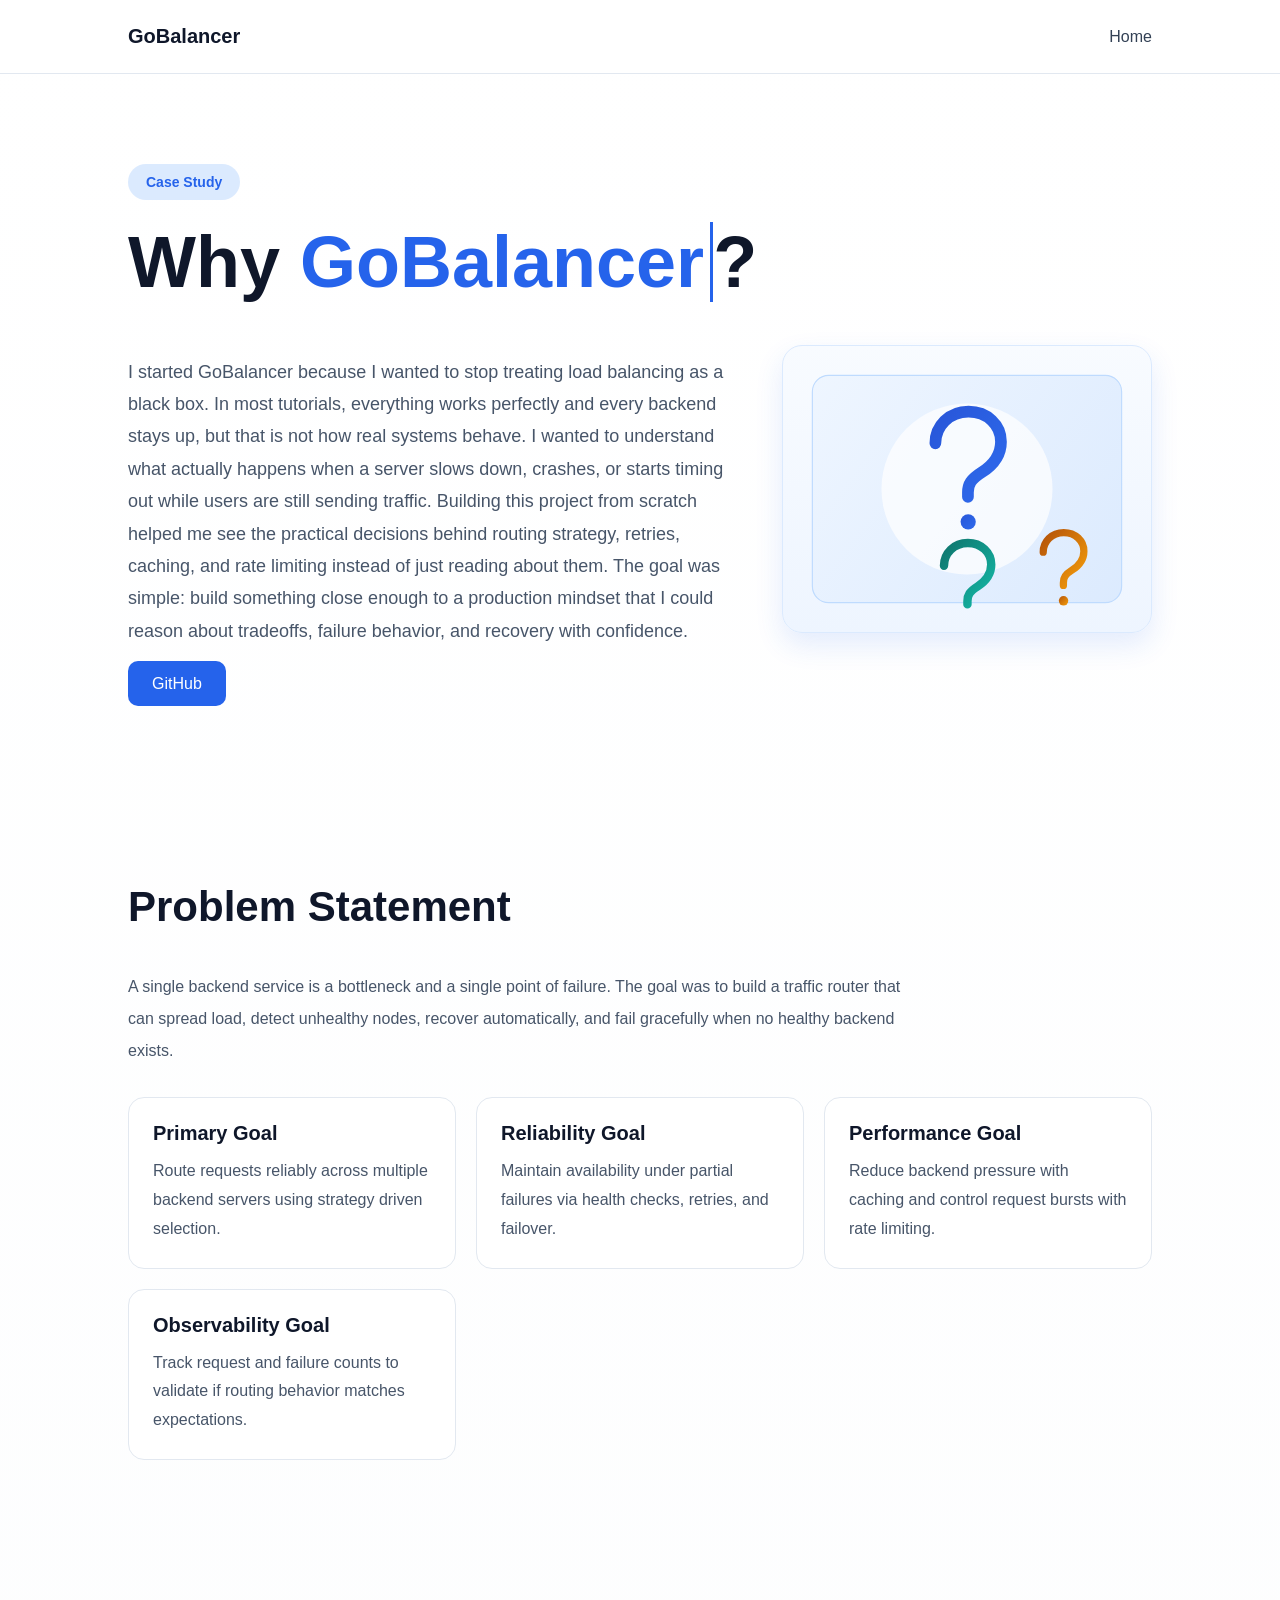
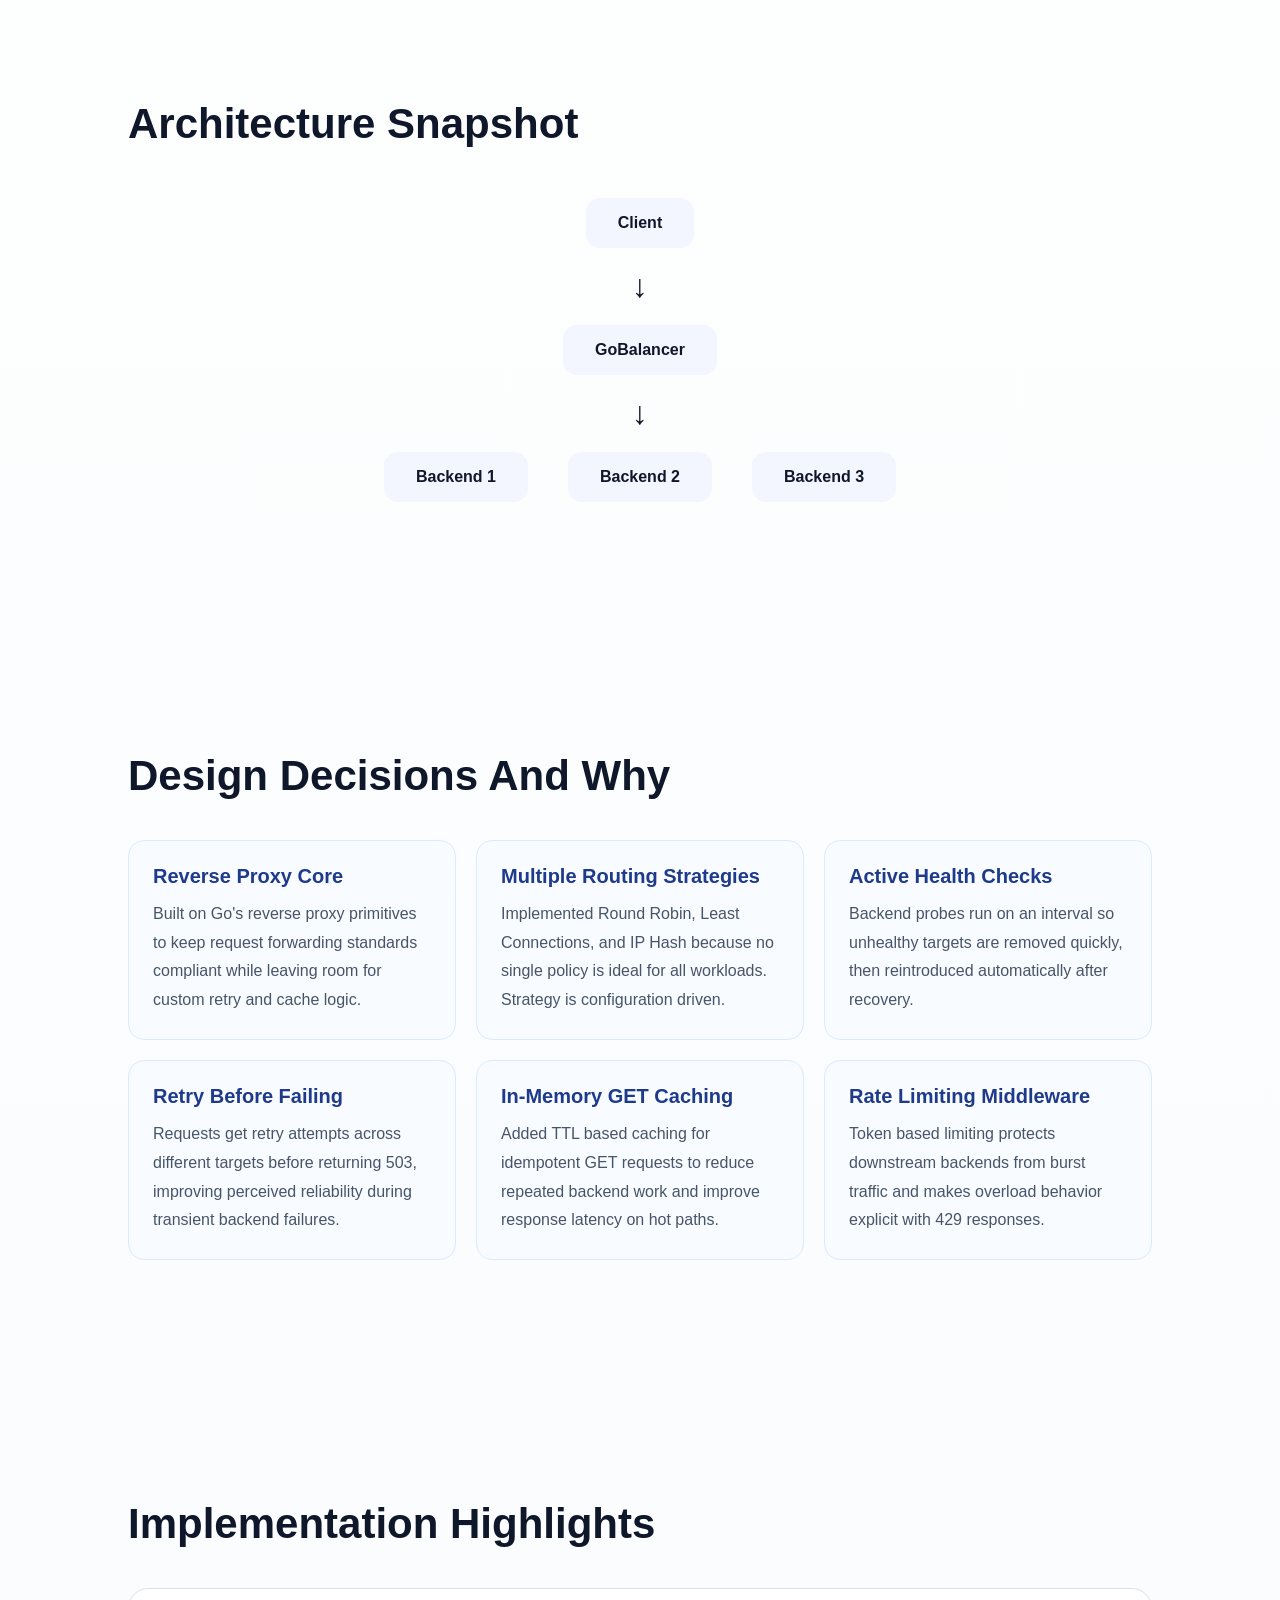
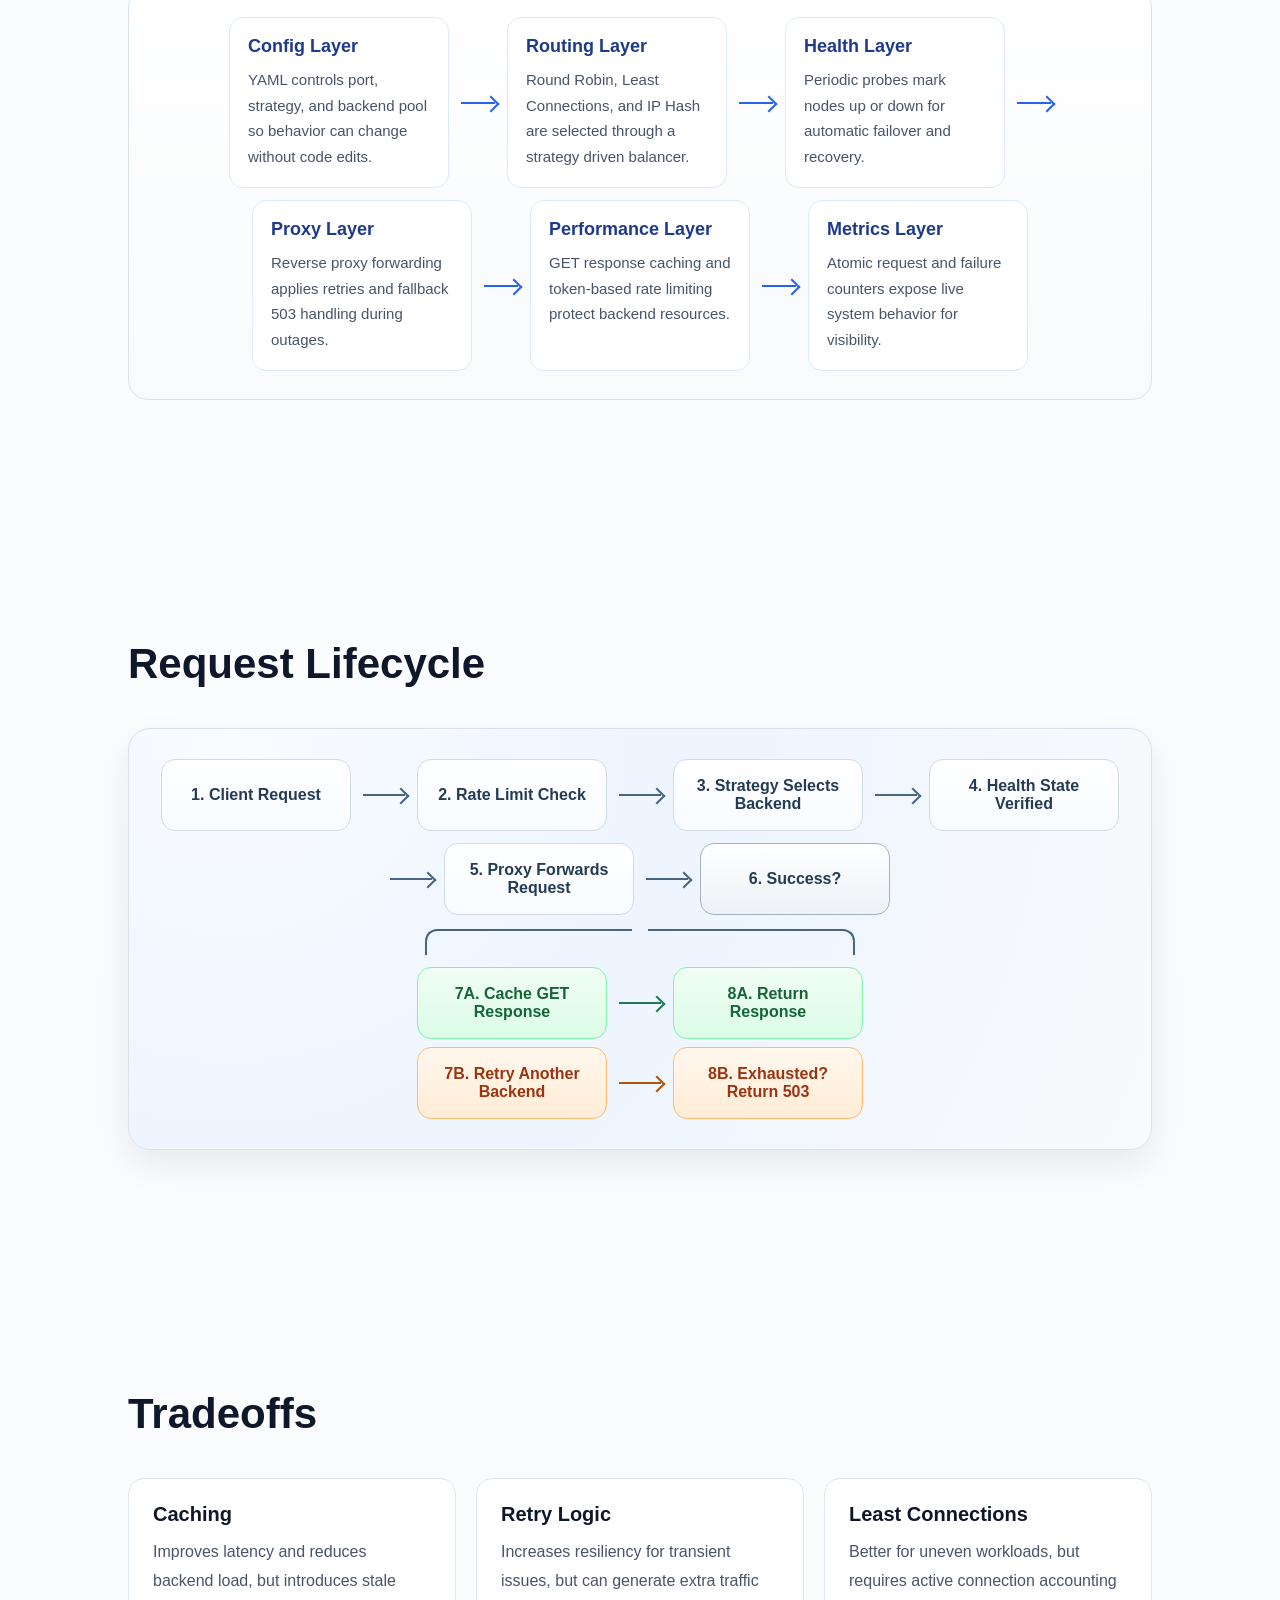
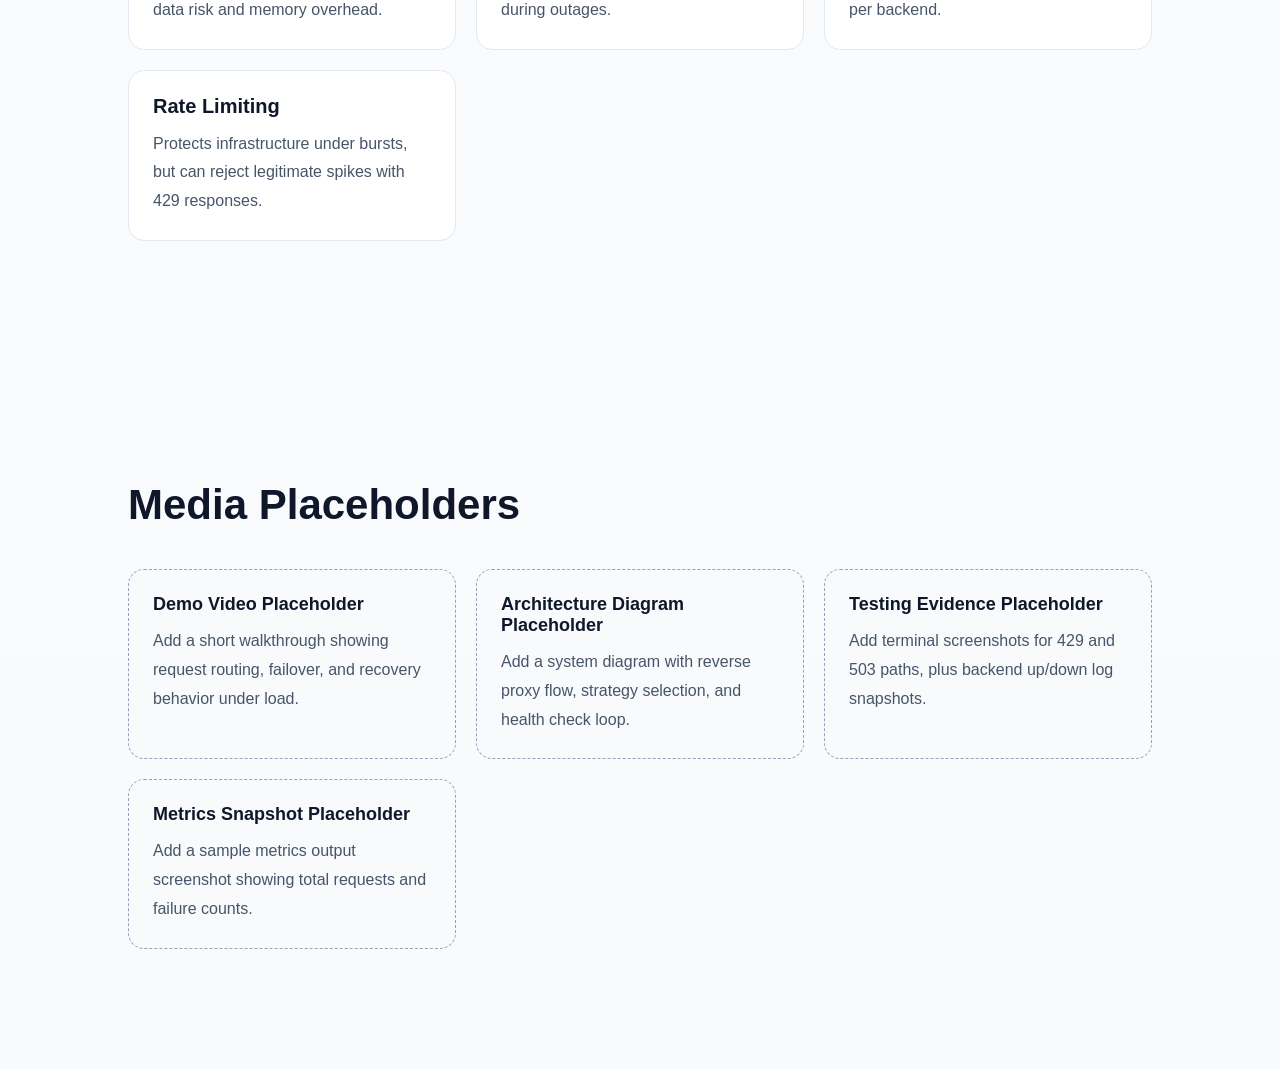
<file: projects/gobalancer.html>
<!DOCTYPE html>
<html lang="en">

<head>

    <meta charset="UTF-8">
    <meta name="viewport" content="width=device-width, initial-scale=1.0">

    <title>GoBalancer | Case Study</title>

    <link rel="stylesheet" href="../style.css">

</head>

<body>

    <nav>

        <div class="logo">
            GoBalancer
        </div>

        <div class="nav-links">
            <a href="../index.html">Home</a>
        </div>

    </nav>

    <section class="hero case-study-hero">

        <div class="badge">
            Case Study
        </div>

        <h1>
            Why
            <span id="typing-project"></span>?
        </h1>

        <div class="why-layout">

            <p class="section-text">
                I started GoBalancer because I wanted to stop treating
                load balancing as a black box. In most tutorials,
                everything works perfectly and every backend stays up,
                but that is not how real systems behave.

                I wanted to understand what actually happens when a
                server slows down, crashes, or starts timing out while
                users are still sending traffic. Building this project
                from scratch helped me see the practical decisions
                behind routing strategy, retries, caching, and rate
                limiting instead of just reading about them.

                The goal was simple: build something close enough to a
                production mindset that I could reason about tradeoffs,
                failure behavior, and recovery with confidence.
            </p>

            <div class="why-image-wrap">
                <img src="../images/why-question-marks.svg"
                    alt="Question marks representing why GoBalancer was built"
                    class="why-image">
            </div>

        </div>

        <div class="hero-buttons">

            <a href="https://github.com/RishavSinha20/GoBalancer"
                target="_blank"
                class="primary-btn">
                GitHub
            </a>

        </div>

    </section>

    <section>

        <h2>Problem Statement</h2>

        <p class="section-text">
            A single backend service is a bottleneck and a single
            point of failure. The goal was to build a traffic
            router that can spread load, detect unhealthy nodes,
            recover automatically, and fail gracefully when no
            healthy backend exists.
        </p>

        <div class="case-grid">

            <div class="case-card">
                <h3>Primary Goal</h3>
                <p>
                    Route requests reliably across multiple backend
                    servers using strategy driven selection.
                </p>
            </div>

            <div class="case-card">
                <h3>Reliability Goal</h3>
                <p>
                    Maintain availability under partial failures via
                    health checks, retries, and failover.
                </p>
            </div>

            <div class="case-card">
                <h3>Performance Goal</h3>
                <p>
                    Reduce backend pressure with caching and control
                    request bursts with rate limiting.
                </p>
            </div>

            <div class="case-card">
                <h3>Observability Goal</h3>
                <p>
                    Track request and failure counts to validate if
                    routing behavior matches expectations.
                </p>
            </div>

        </div>

    </section>

    <section>

        <h2>Architecture Snapshot</h2>

        <div class="architecture">

            <div class="node">
                Client
            </div>

            <div class="arrow">
                ↓
            </div>

            <div class="node">
                GoBalancer
            </div>

            <div class="arrow">
                ↓
            </div>

            <div class="backend-container">

                <div class="node">
                    Backend 1
                </div>

                <div class="node">
                    Backend 2
                </div>

                <div class="node">
                    Backend 3
                </div>

            </div>

        </div>

    </section>

    <section>

        <h2>Design Decisions And Why</h2>

        <div class="decision-list">

            <div class="decision-card">
                <h3>Reverse Proxy Core</h3>
                <p>
                    Built on Go's reverse proxy primitives to keep
                    request forwarding standards compliant while
                    leaving room for custom retry and cache logic.
                </p>
            </div>

            <div class="decision-card">
                <h3>Multiple Routing Strategies</h3>
                <p>
                    Implemented Round Robin, Least Connections, and
                    IP Hash because no single policy is ideal for all
                    workloads. Strategy is configuration driven.
                </p>
            </div>

            <div class="decision-card">
                <h3>Active Health Checks</h3>
                <p>
                    Backend probes run on an interval so unhealthy
                    targets are removed quickly, then reintroduced
                    automatically after recovery.
                </p>
            </div>

            <div class="decision-card">
                <h3>Retry Before Failing</h3>
                <p>
                    Requests get retry attempts across different
                    targets before returning 503, improving perceived
                    reliability during transient backend failures.
                </p>
            </div>

            <div class="decision-card">
                <h3>In-Memory GET Caching</h3>
                <p>
                    Added TTL based caching for idempotent GET
                    requests to reduce repeated backend work and
                    improve response latency on hot paths.
                </p>
            </div>

            <div class="decision-card">
                <h3>Rate Limiting Middleware</h3>
                <p>
                    Token based limiting protects downstream
                    backends from burst traffic and makes overload
                    behavior explicit with 429 responses.
                </p>
            </div>

        </div>

    </section>

    <section>

        <h2>Implementation Highlights</h2>

        <div class="implementation-diagram">

            <div class="impl-step">
                <h3>Config Layer</h3>
                <p>
                    YAML controls port, strategy, and backend pool
                    so behavior can change without code edits.
                </p>
            </div>

            <div class="impl-arrow" aria-hidden="true"></div>

            <div class="impl-step">
                <h3>Routing Layer</h3>
                <p>
                    Round Robin, Least Connections, and IP Hash are
                    selected through a strategy driven balancer.
                </p>
            </div>

            <div class="impl-arrow" aria-hidden="true"></div>

            <div class="impl-step">
                <h3>Health Layer</h3>
                <p>
                    Periodic probes mark nodes up or down for
                    automatic failover and recovery.
                </p>
            </div>

            <div class="impl-arrow" aria-hidden="true"></div>

            <div class="impl-step">
                <h3>Proxy Layer</h3>
                <p>
                    Reverse proxy forwarding applies retries and
                    fallback 503 handling during outages.
                </p>
            </div>

            <div class="impl-arrow" aria-hidden="true"></div>

            <div class="impl-step">
                <h3>Performance Layer</h3>
                <p>
                    GET response caching and token-based rate
                    limiting protect backend resources.
                </p>
            </div>

            <div class="impl-arrow" aria-hidden="true"></div>

            <div class="impl-step">
                <h3>Metrics Layer</h3>
                <p>
                    Atomic request and failure counters expose live
                    system behavior for visibility.
                </p>
            </div>

        </div>

    </section>

    <section>

        <h2>Request Lifecycle</h2>

        <div class="lifecycle-diagram">

            <div class="lifecycle-rail">

                <div class="step-box core-step">
                1. Client Request
                </div>

                <div class="flow-arrow" aria-hidden="true"></div>

                <div class="step-box core-step">
                2. Rate Limit Check
                </div>

                <div class="flow-arrow" aria-hidden="true"></div>

                <div class="step-box core-step">
                3. Strategy Selects Backend
                </div>

                <div class="flow-arrow" aria-hidden="true"></div>

                <div class="step-box core-step">
                4. Health State Verified
                </div>

                <div class="flow-arrow" aria-hidden="true"></div>

                <div class="step-box core-step">
                5. Proxy Forwards Request
                </div>

                <div class="flow-arrow" aria-hidden="true"></div>

                <div class="step-box core-step decision-step">
                6. Success?
                </div>

            </div>

            <div class="branch-split" aria-hidden="true">
                <div class="split-line"></div>
                <div class="split-line"></div>
            </div>

            <div class="branch-path success-path">

                <div class="step-box success-box">
                    7A. Cache GET Response
                </div>

                <div class="flow-arrow success-arrow" aria-hidden="true"></div>

                <div class="step-box success-box">
                    8A. Return Response
                </div>

            </div>

            <div class="branch-path retry-path">

                <div class="step-box retry-box">
                    7B. Retry Another Backend
                </div>

                <div class="flow-arrow retry-arrow" aria-hidden="true"></div>

                <div class="step-box retry-box">
                    8B. Exhausted? Return 503
                </div>

            </div>

        </div>

    </section>

    <section>

        <h2>Tradeoffs</h2>

        <div class="case-grid">

            <div class="case-card">
                <h3>Caching</h3>
                <p>
                    Improves latency and reduces backend load, but
                    introduces stale data risk and memory overhead.
                </p>
            </div>

            <div class="case-card">
                <h3>Retry Logic</h3>
                <p>
                    Increases resiliency for transient issues, but
                    can generate extra traffic during outages.
                </p>
            </div>

            <div class="case-card">
                <h3>Least Connections</h3>
                <p>
                    Better for uneven workloads, but requires active
                    connection accounting per backend.
                </p>
            </div>

            <div class="case-card">
                <h3>Rate Limiting</h3>
                <p>
                    Protects infrastructure under bursts, but can
                    reject legitimate spikes with 429 responses.
                </p>
            </div>

        </div>

    </section>

    <section>

        <h2>Media Placeholders</h2>

        <div class="media-grid">

            <div class="media-card">
                <h3>Demo Video Placeholder</h3>
                <p>
                    Add a short walkthrough showing request routing,
                    failover, and recovery behavior under load.
                </p>
            </div>

            <div class="media-card">
                <h3>Architecture Diagram Placeholder</h3>
                <p>
                    Add a system diagram with reverse proxy flow,
                    strategy selection, and health check loop.
                </p>
            </div>

            <div class="media-card">
                <h3>Testing Evidence Placeholder</h3>
                <p>
                    Add terminal screenshots for 429 and 503 paths,
                    plus backend up/down log snapshots.
                </p>
            </div>

            <div class="media-card">
                <h3>Metrics Snapshot Placeholder</h3>
                <p>
                    Add a sample metrics output screenshot showing
                    total requests and failure counts.
                </p>
            </div>

        </div>

    </section>

    <script>
        const projectName = "GoBalancer";
        const projectTypingElement = document.getElementById("typing-project");

        let projectCharIndex = 0;
        let projectDeleting = false;

        function typeProjectName() {
            if (!projectTypingElement) {
                return;
            }

            if (!projectDeleting) {
                projectTypingElement.textContent = projectName.substring(0, projectCharIndex + 1);
                projectCharIndex++;

                if (projectCharIndex === projectName.length) {
                    projectDeleting = true;
                    setTimeout(typeProjectName, 1200);
                    return;
                }
            } else {
                projectTypingElement.textContent = projectName.substring(0, projectCharIndex - 1);
                projectCharIndex--;

                if (projectCharIndex === 0) {
                    projectDeleting = false;
                }
            }

            setTimeout(typeProjectName, projectDeleting ? 70 : 110);
        }

        typeProjectName();
    </script>

</body>

</html>
</file>
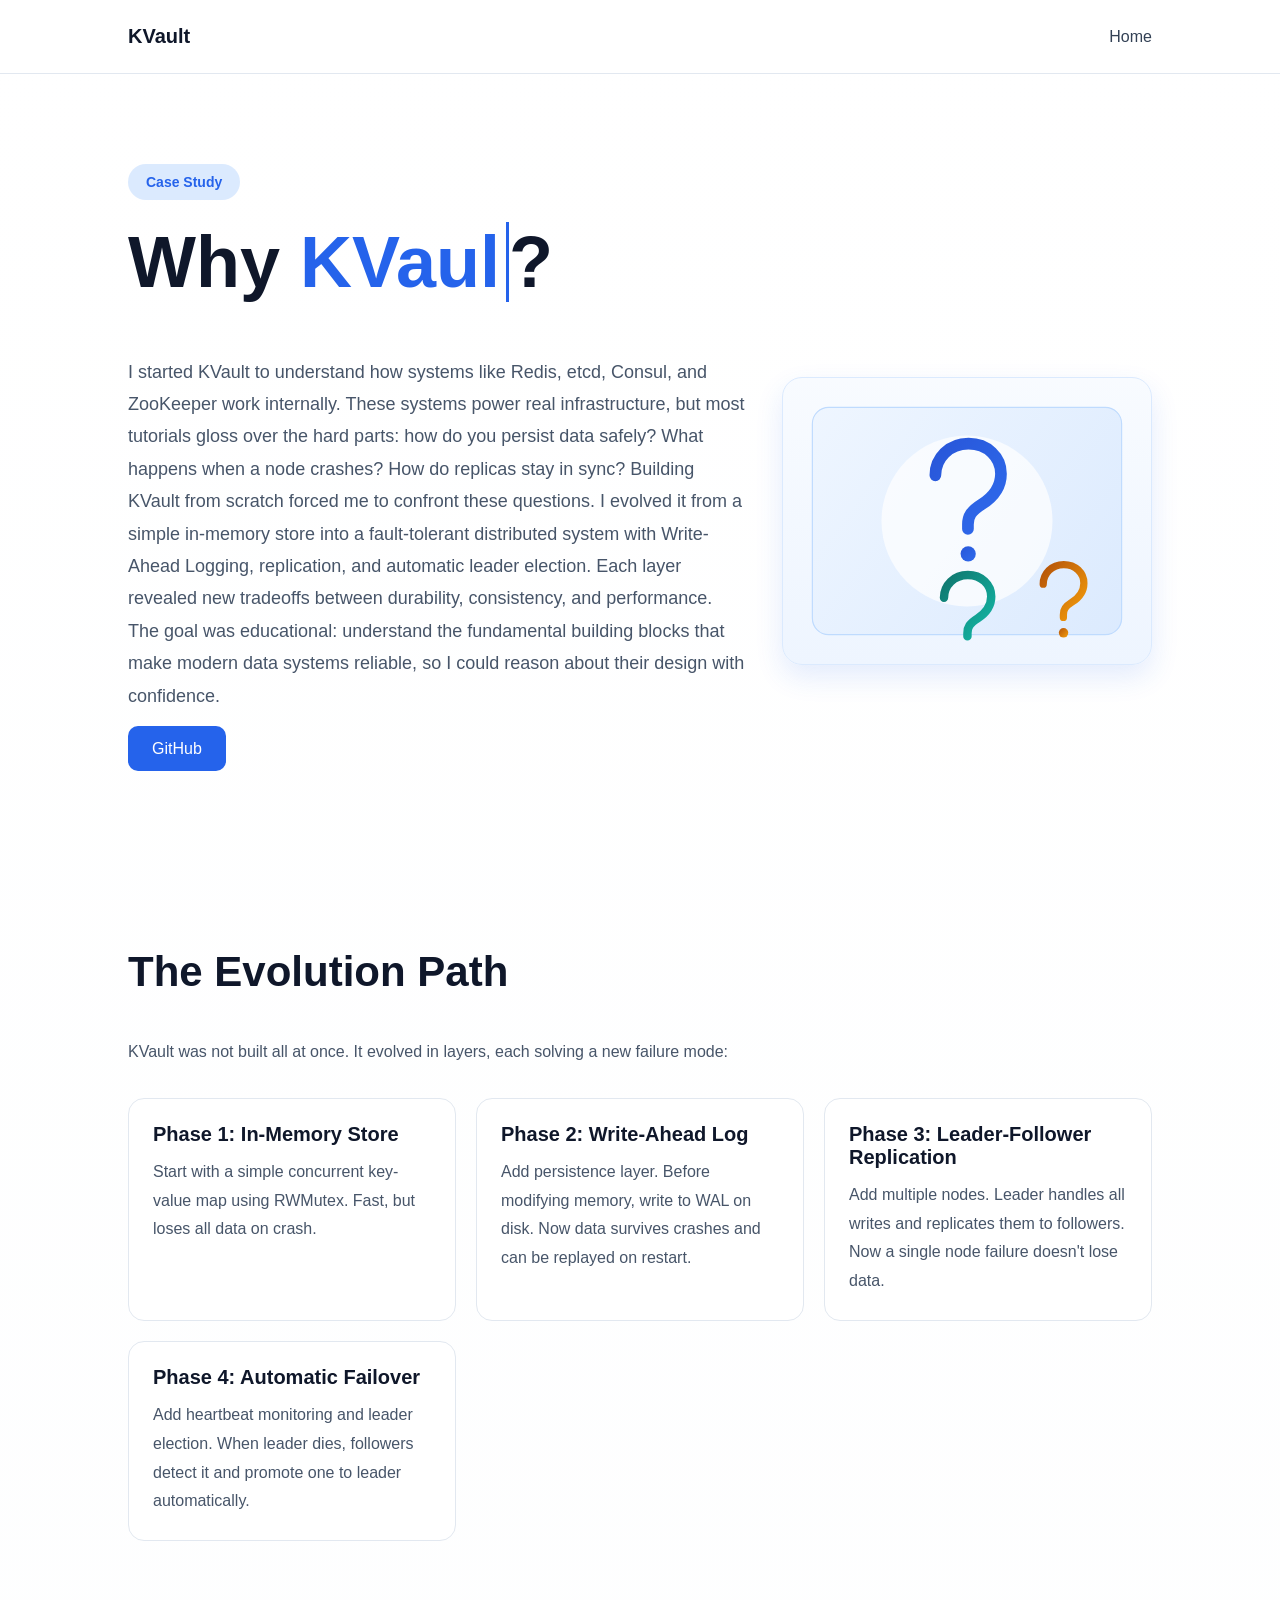
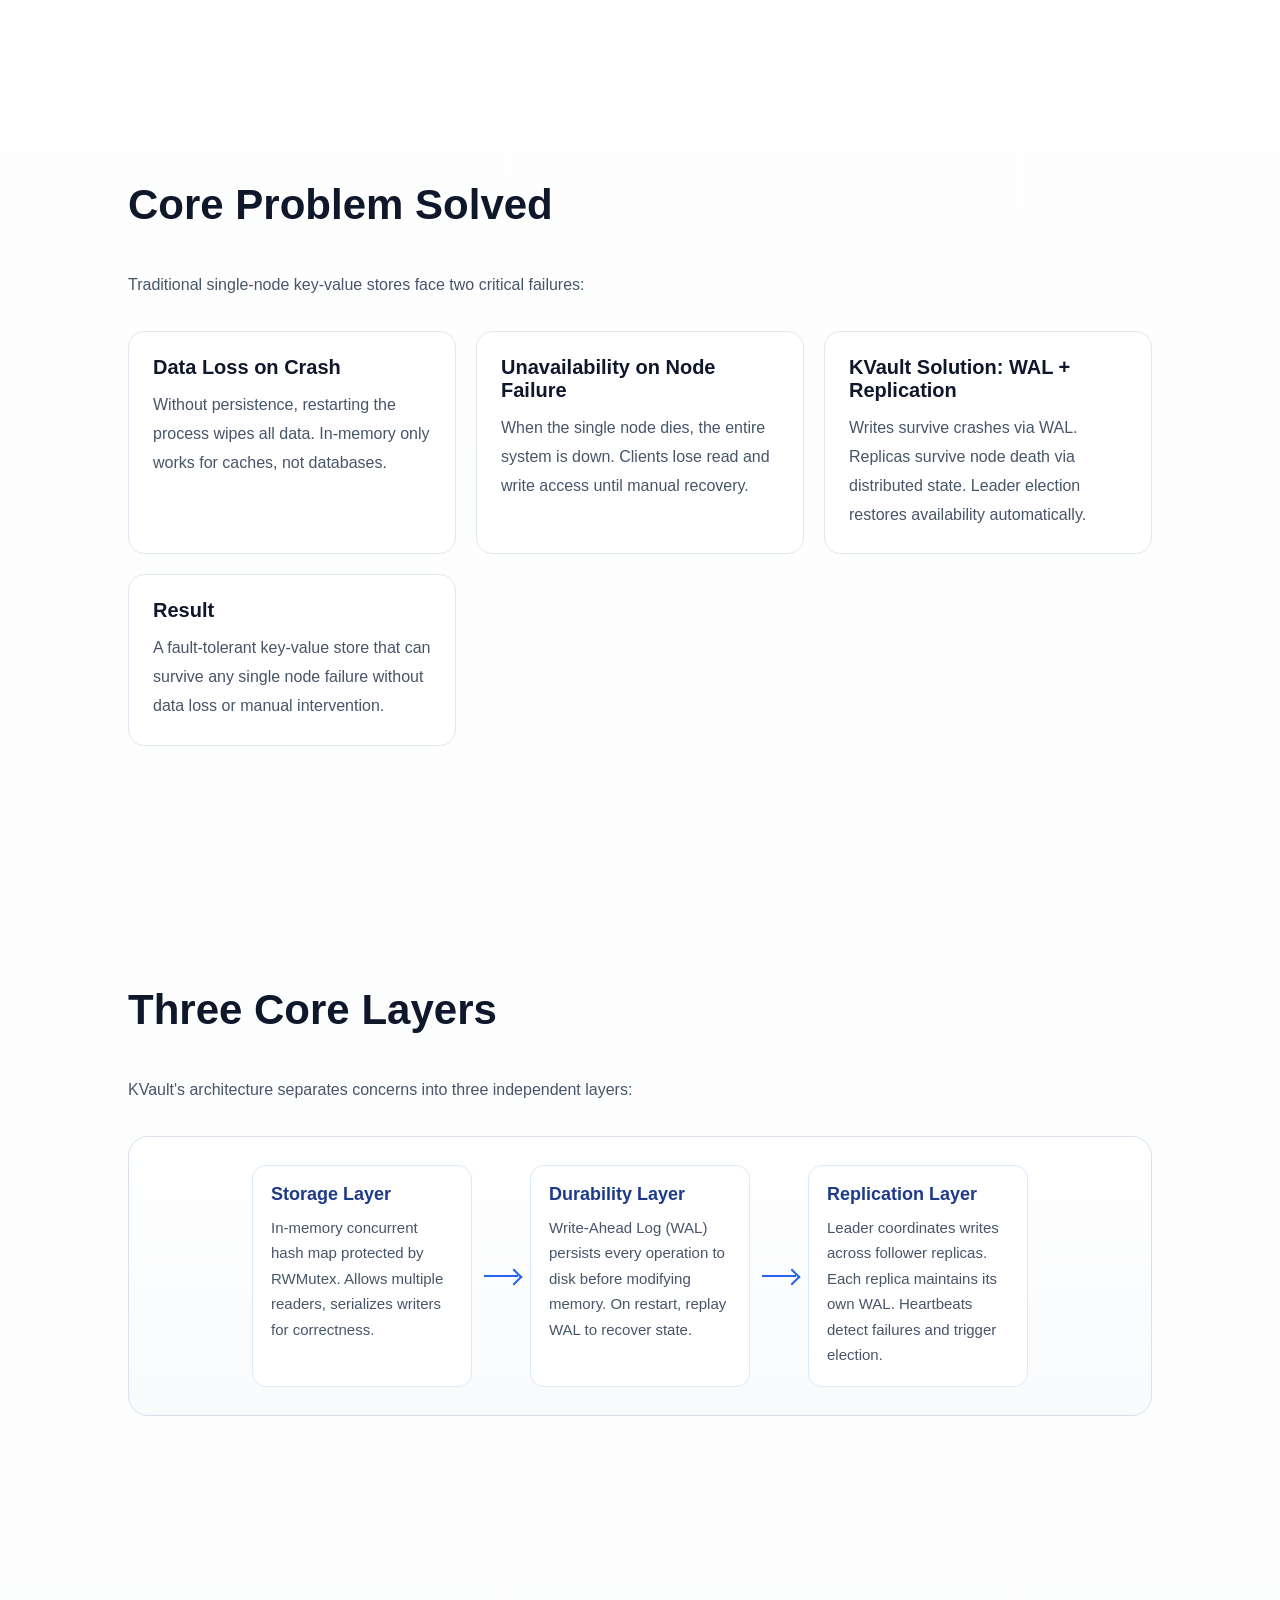
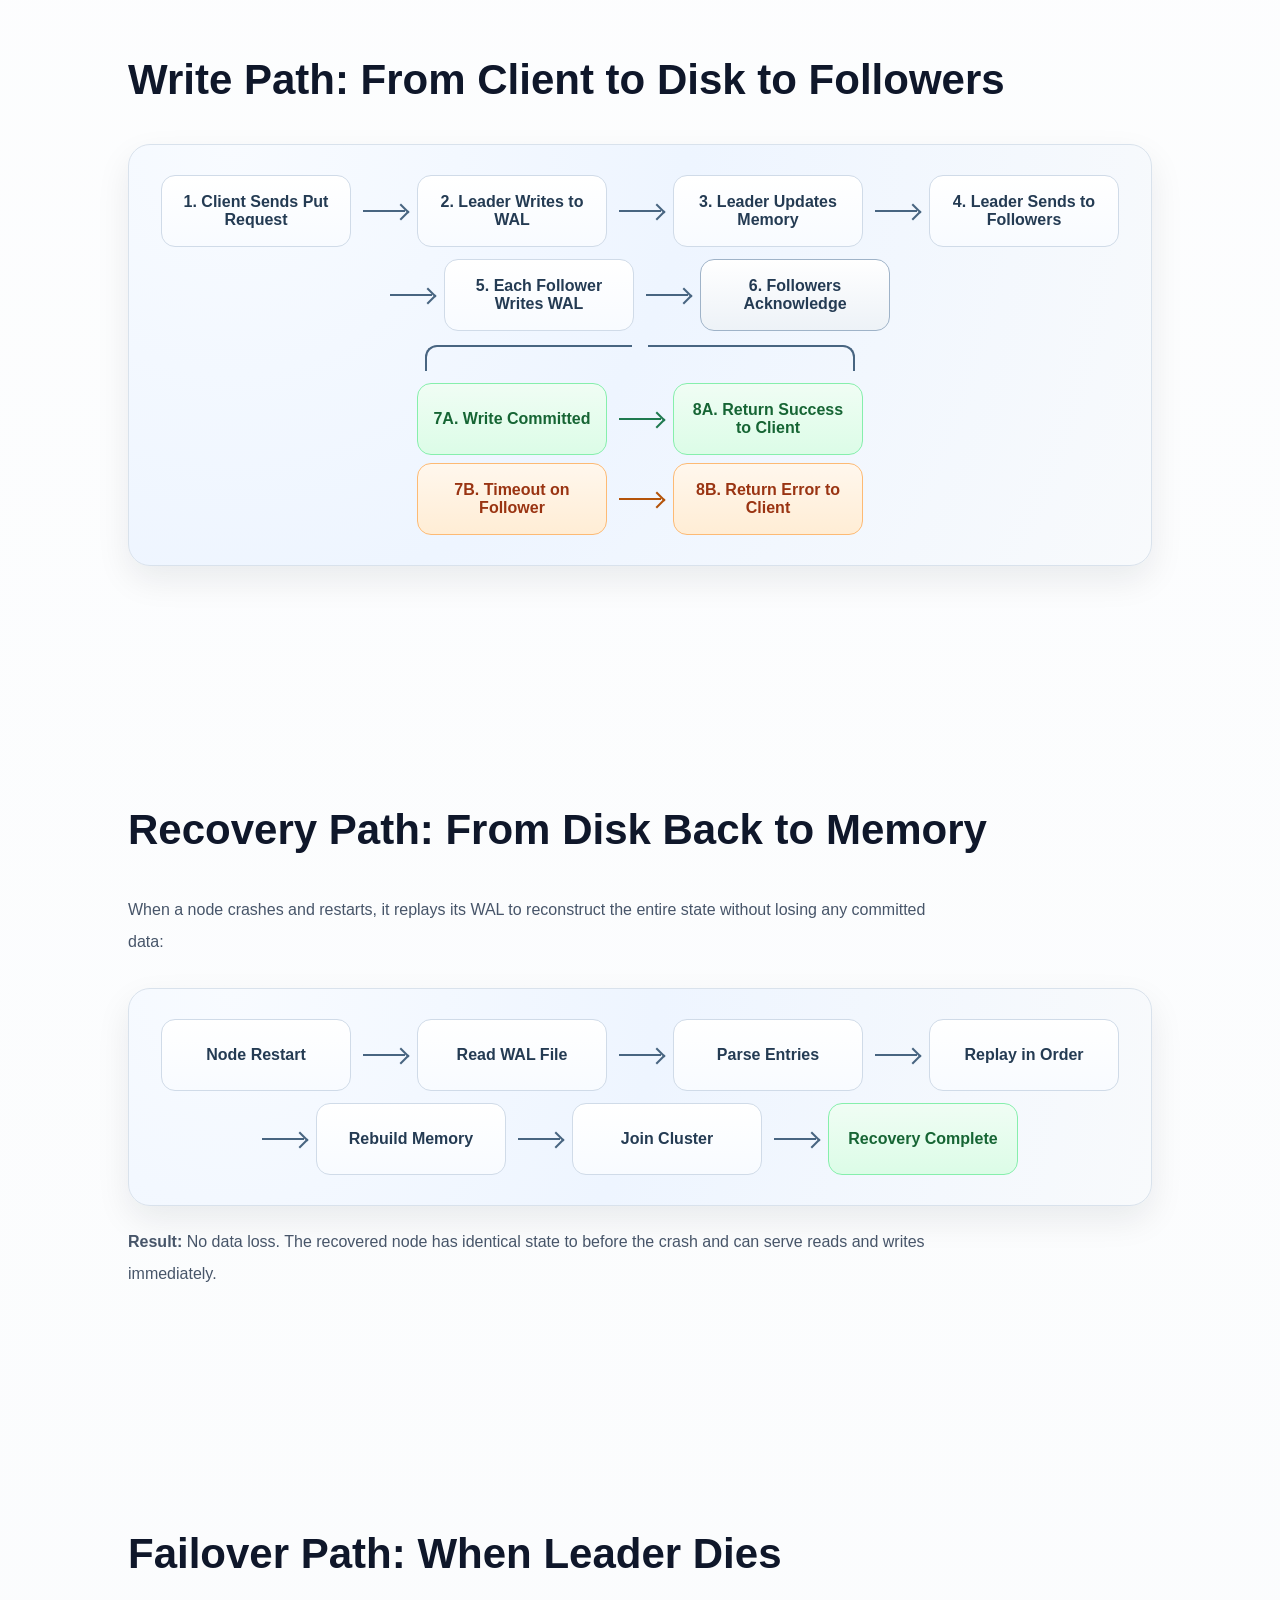
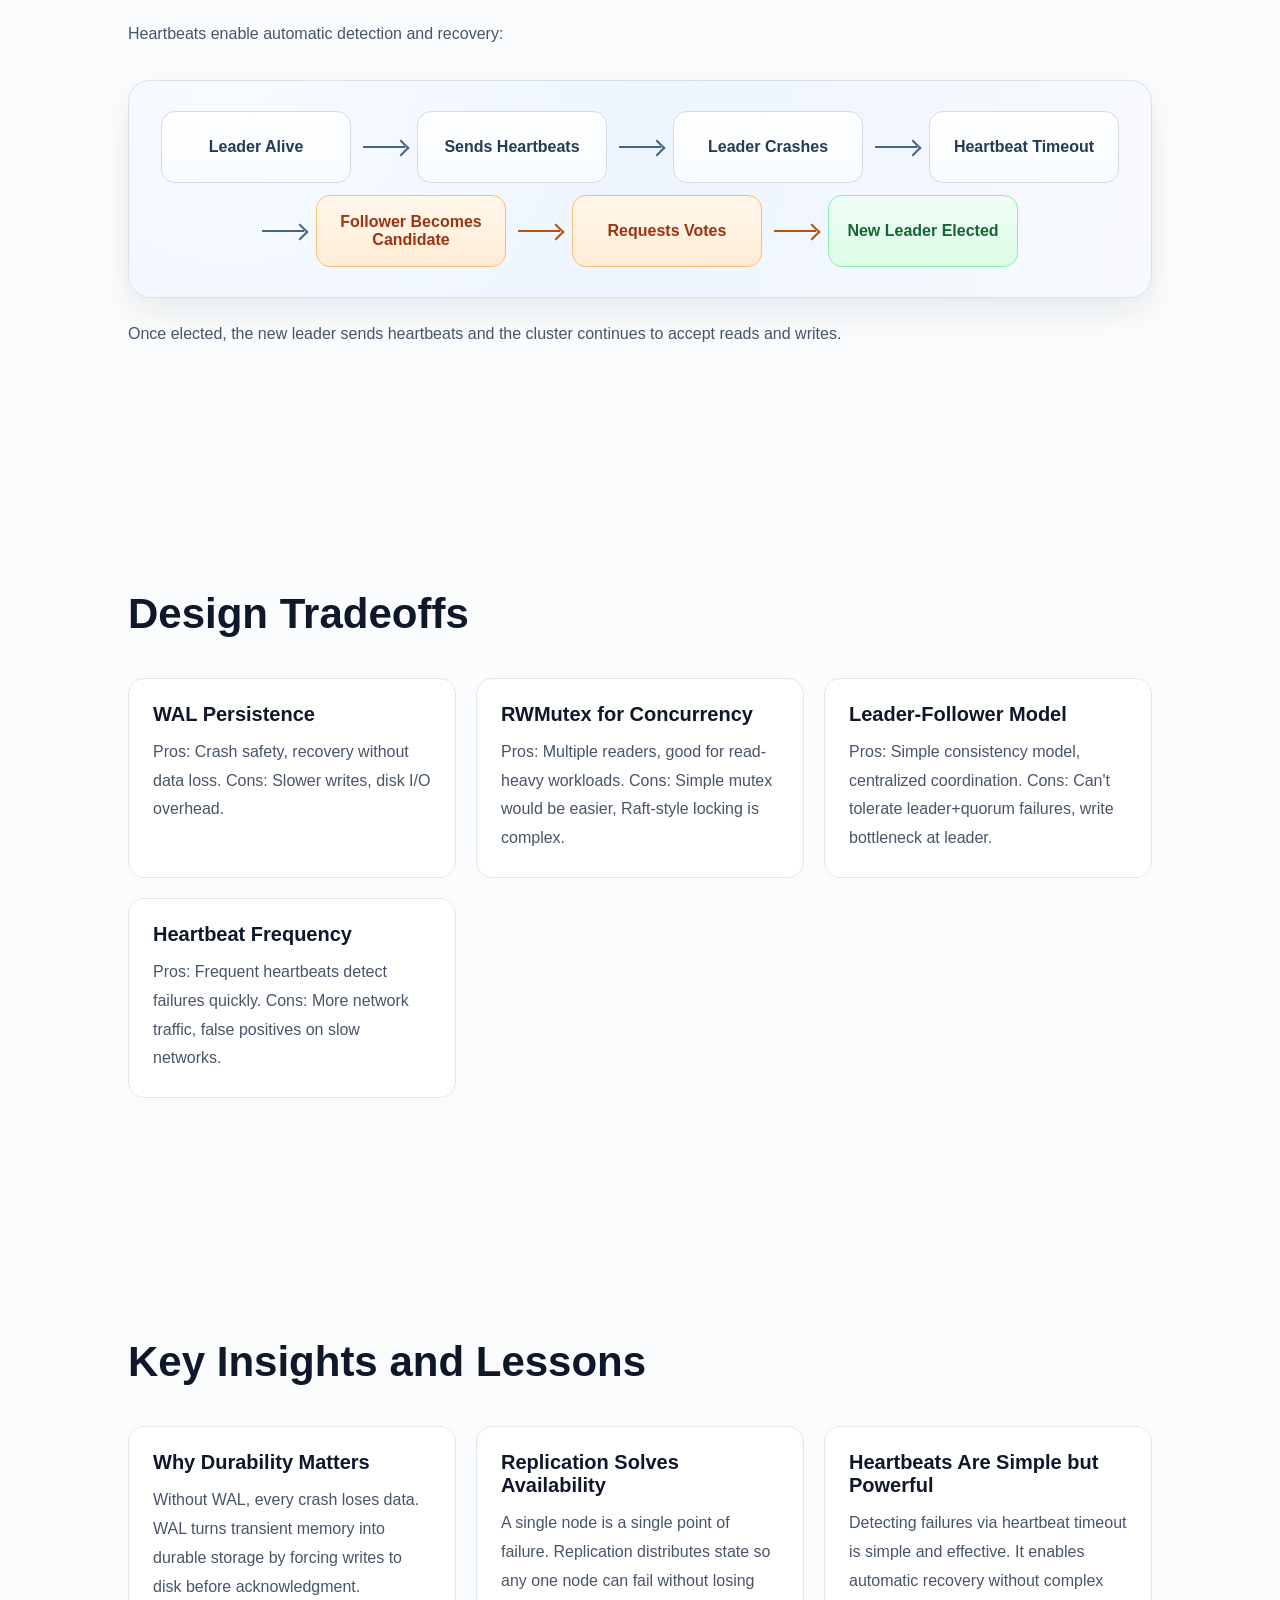
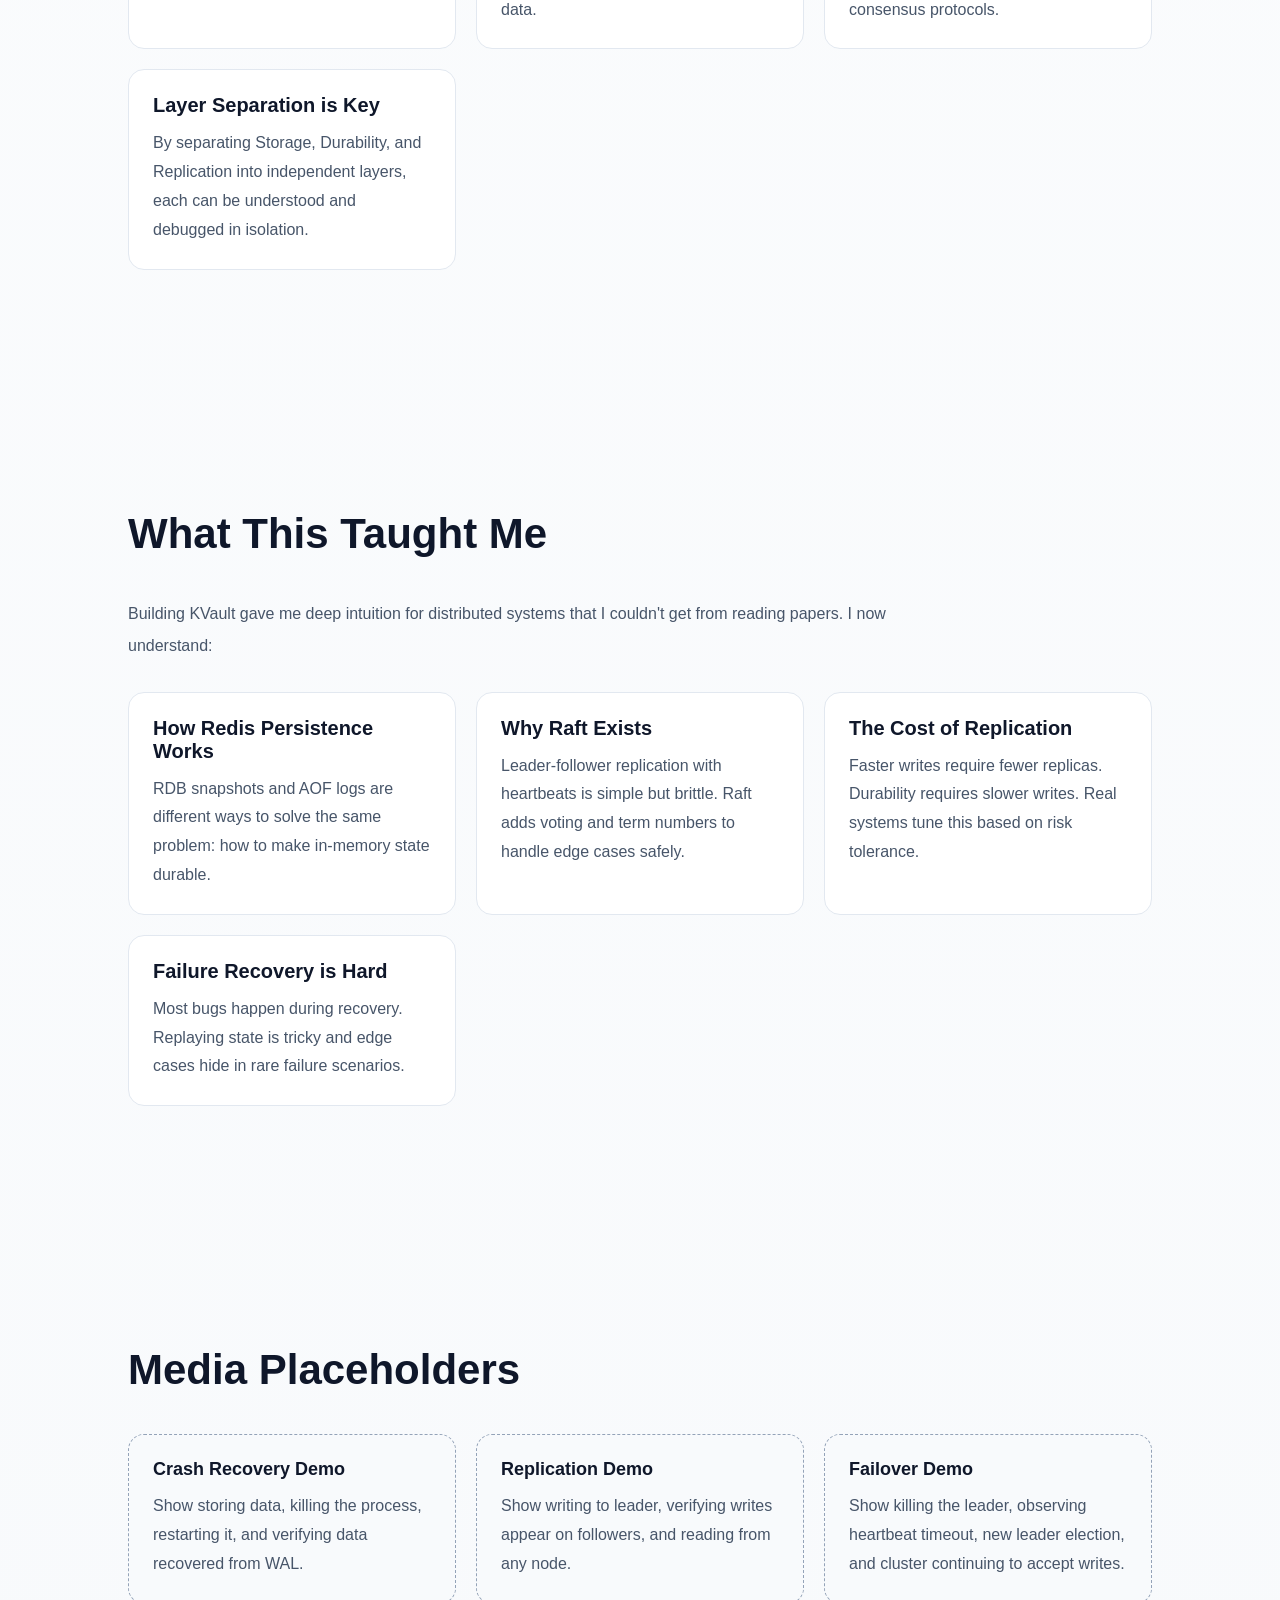
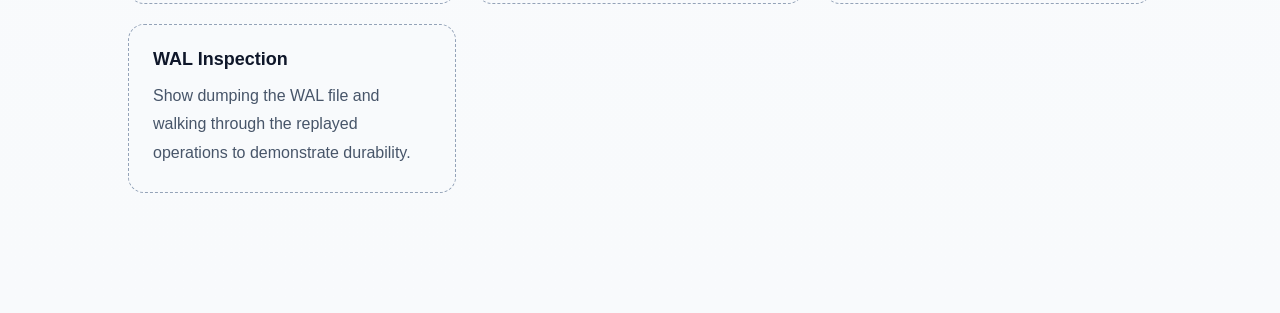
<file: projects/kvault.html>
<!DOCTYPE html>
<html lang="en">

<head>

    <meta charset="UTF-8">
    <meta name="viewport" content="width=device-width, initial-scale=1.0">

    <title>KVault | Case Study</title>

    <link rel="stylesheet" href="../style.css">

</head>

<body>

    <nav>

        <div class="logo">
            KVault
        </div>

        <div class="nav-links">
            <a href="../index.html">Home</a>
        </div>

    </nav>

    <section class="hero case-study-hero">

        <div class="badge">
            Case Study
        </div>

        <h1>
            Why
            <span id="typing-project"></span>?
        </h1>

        <div class="why-layout">

            <p class="section-text">
                I started KVault to understand how systems like Redis, etcd, Consul, and
                ZooKeeper work internally. These systems power real infrastructure, but most
                tutorials gloss over the hard parts: how do you persist data safely? What
                happens when a node crashes? How do replicas stay in sync?

                Building KVault from scratch forced me to confront these questions. I evolved
                it from a simple in-memory store into a fault-tolerant distributed system
                with Write-Ahead Logging, replication, and automatic leader election. Each
                layer revealed new tradeoffs between durability, consistency, and performance.

                The goal was educational: understand the fundamental building blocks that
                make modern data systems reliable, so I could reason about their design with
                confidence.
            </p>

            <div class="why-image-wrap">
                <img src="../images/why-question-marks.svg"
                    alt="Question marks representing why KVault was built"
                    class="why-image">
            </div>

        </div>

        <div class="hero-buttons">

            <a href="https://github.com/RishavSinha20/kvault"
                target="_blank"
                class="primary-btn">
                GitHub
            </a>

        </div>

    </section>

    <section>

        <h2>The Evolution Path</h2>

        <p class="section-text">
            KVault was not built all at once. It evolved in layers, each solving a new failure mode:
        </p>

        <div class="case-grid">

            <div class="case-card">
                <h3>Phase 1: In-Memory Store</h3>
                <p>
                    Start with a simple concurrent key-value map using RWMutex. Fast,
                    but loses all data on crash.
                </p>
            </div>

            <div class="case-card">
                <h3>Phase 2: Write-Ahead Log</h3>
                <p>
                    Add persistence layer. Before modifying memory, write to WAL on disk.
                    Now data survives crashes and can be replayed on restart.
                </p>
            </div>

            <div class="case-card">
                <h3>Phase 3: Leader-Follower Replication</h3>
                <p>
                    Add multiple nodes. Leader handles all writes and replicates them to
                    followers. Now a single node failure doesn't lose data.
                </p>
            </div>

            <div class="case-card">
                <h3>Phase 4: Automatic Failover</h3>
                <p>
                    Add heartbeat monitoring and leader election. When leader dies,
                    followers detect it and promote one to leader automatically.
                </p>
            </div>

        </div>

    </section>

    <section>

        <h2>Core Problem Solved</h2>

        <p class="section-text">
            Traditional single-node key-value stores face two critical failures:
        </p>

        <div class="case-grid">

            <div class="case-card">
                <h3>Data Loss on Crash</h3>
                <p>
                    Without persistence, restarting the process wipes all data. In-memory
                    only works for caches, not databases.
                </p>
            </div>

            <div class="case-card">
                <h3>Unavailability on Node Failure</h3>
                <p>
                    When the single node dies, the entire system is down. Clients lose
                    read and write access until manual recovery.
                </p>
            </div>

            <div class="case-card">
                <h3>KVault Solution: WAL + Replication</h3>
                <p>
                    Writes survive crashes via WAL. Replicas survive node death via
                    distributed state. Leader election restores availability automatically.
                </p>
            </div>

            <div class="case-card">
                <h3>Result</h3>
                <p>
                    A fault-tolerant key-value store that can survive any single node
                    failure without data loss or manual intervention.
                </p>
            </div>

        </div>

    </section>

    <section>

        <h2>Three Core Layers</h2>

        <p class="section-text">
            KVault's architecture separates concerns into three independent layers:
        </p>

        <div class="implementation-diagram">

            <div class="impl-step">
                <h3>Storage Layer</h3>
                <p>
                    In-memory concurrent hash map protected by RWMutex. Allows multiple
                    readers, serializes writers for correctness.
                </p>
            </div>

            <div class="impl-arrow" aria-hidden="true"></div>

            <div class="impl-step">
                <h3>Durability Layer</h3>
                <p>
                    Write-Ahead Log (WAL) persists every operation to disk before
                    modifying memory. On restart, replay WAL to recover state.
                </p>
            </div>

            <div class="impl-arrow" aria-hidden="true"></div>

            <div class="impl-step">
                <h3>Replication Layer</h3>
                <p>
                    Leader coordinates writes across follower replicas. Each replica
                    maintains its own WAL. Heartbeats detect failures and trigger election.
                </p>
            </div>

        </div>

    </section>

    <section>

        <h2>Write Path: From Client to Disk to Followers</h2>

        <div class="lifecycle-diagram">

            <div class="lifecycle-rail">

                <div class="step-box core-step">
                1. Client Sends Put Request
                </div>

                <div class="flow-arrow" aria-hidden="true"></div>

                <div class="step-box core-step">
                2. Leader Writes to WAL
                </div>

                <div class="flow-arrow" aria-hidden="true"></div>

                <div class="step-box core-step">
                3. Leader Updates Memory
                </div>

                <div class="flow-arrow" aria-hidden="true"></div>

                <div class="step-box core-step">
                4. Leader Sends to Followers
                </div>

                <div class="flow-arrow" aria-hidden="true"></div>

                <div class="step-box core-step">
                5. Each Follower Writes WAL
                </div>

                <div class="flow-arrow" aria-hidden="true"></div>

                <div class="step-box core-step decision-step">
                6. Followers Acknowledge
                </div>

            </div>

            <div class="branch-split" aria-hidden="true">
                <div class="split-line"></div>
                <div class="split-line"></div>
            </div>

            <div class="branch-path success-path">

                <div class="step-box success-box">
                7A. Write Committed
                </div>

                <div class="flow-arrow success-arrow" aria-hidden="true"></div>

                <div class="step-box success-box">
                    8A. Return Success to Client
                </div>

            </div>

            <div class="branch-path retry-path">

                <div class="step-box retry-box">
                    7B. Timeout on Follower
                </div>

                <div class="flow-arrow retry-arrow" aria-hidden="true"></div>

                <div class="step-box retry-box">
                    8B. Return Error to Client
                </div>

            </div>

        </div>

    </section>

    <section>

        <h2>Recovery Path: From Disk Back to Memory</h2>

        <p class="section-text">
            When a node crashes and restarts, it replays its WAL to reconstruct the entire
            state without losing any committed data:
        </p>

        <div class="lifecycle-diagram">

            <div class="lifecycle-rail">

                <div class="step-box core-step">
                Node Restart
                </div>

                <div class="flow-arrow" aria-hidden="true"></div>

                <div class="step-box core-step">
                Read WAL File
                </div>

                <div class="flow-arrow" aria-hidden="true"></div>

                <div class="step-box core-step">
                Parse Entries
                </div>

                <div class="flow-arrow" aria-hidden="true"></div>

                <div class="step-box core-step">
                Replay in Order
                </div>

                <div class="flow-arrow" aria-hidden="true"></div>

                <div class="step-box core-step">
                Rebuild Memory
                </div>

                <div class="flow-arrow" aria-hidden="true"></div>

                <div class="step-box core-step">
                Join Cluster
                </div>

                <div class="flow-arrow" aria-hidden="true"></div>

                <div class="step-box success-box">
                Recovery Complete
                </div>

            </div>

        </div>

        <p class="section-text" style="margin-top: 20px;">
            <strong>Result:</strong> No data loss. The recovered node has identical state to before the
            crash and can serve reads and writes immediately.
        </p>

    </section>

    <section>

        <h2>Failover Path: When Leader Dies</h2>

        <p class="section-text">
            Heartbeats enable automatic detection and recovery:
        </p>

        <div class="lifecycle-diagram">

            <div class="lifecycle-rail">

                <div class="step-box core-step">
                Leader Alive
                </div>

                <div class="flow-arrow" aria-hidden="true"></div>

                <div class="step-box core-step">
                Sends Heartbeats
                </div>

                <div class="flow-arrow" aria-hidden="true"></div>

                <div class="step-box core-step">
                Leader Crashes
                </div>

                <div class="flow-arrow" aria-hidden="true"></div>

                <div class="step-box core-step">
                Heartbeat Timeout
                </div>

                <div class="flow-arrow" aria-hidden="true"></div>

                <div class="step-box retry-box">
                Follower Becomes Candidate
                </div>

                <div class="flow-arrow retry-arrow" aria-hidden="true"></div>

                <div class="step-box retry-box">
                Requests Votes
                </div>

                <div class="flow-arrow retry-arrow" aria-hidden="true"></div>

                <div class="step-box success-box">
                New Leader Elected
                </div>

            </div>

        </div>

        <p class="section-text" style="margin-top: 20px;">
            Once elected, the new leader sends heartbeats and the cluster continues to accept reads and writes.
        </p>

    </section>

    <section>

        <h2>Design Tradeoffs</h2>

        <div class="case-grid">

            <div class="case-card">
                <h3>WAL Persistence</h3>
                <p>
                    Pros: Crash safety, recovery without data loss.
                    Cons: Slower writes, disk I/O overhead.
                </p>
            </div>

            <div class="case-card">
                <h3>RWMutex for Concurrency</h3>
                <p>
                    Pros: Multiple readers, good for read-heavy workloads.
                    Cons: Simple mutex would be easier, Raft-style locking is complex.
                </p>
            </div>

            <div class="case-card">
                <h3>Leader-Follower Model</h3>
                <p>
                    Pros: Simple consistency model, centralized coordination.
                    Cons: Can't tolerate leader+quorum failures, write bottleneck at leader.
                </p>
            </div>

            <div class="case-card">
                <h3>Heartbeat Frequency</h3>
                <p>
                    Pros: Frequent heartbeats detect failures quickly.
                    Cons: More network traffic, false positives on slow networks.
                </p>
            </div>

        </div>

    </section>

    <section>

        <h2>Key Insights and Lessons</h2>

        <div class="case-grid">

            <div class="case-card">
                <h3>Why Durability Matters</h3>
                <p>
                    Without WAL, every crash loses data. WAL turns transient memory into
                    durable storage by forcing writes to disk before acknowledgment.
                </p>
            </div>

            <div class="case-card">
                <h3>Replication Solves Availability</h3>
                <p>
                    A single node is a single point of failure. Replication distributes
                    state so any one node can fail without losing data.
                </p>
            </div>

            <div class="case-card">
                <h3>Heartbeats Are Simple but Powerful</h3>
                <p>
                    Detecting failures via heartbeat timeout is simple and effective. It
                    enables automatic recovery without complex consensus protocols.
                </p>
            </div>

            <div class="case-card">
                <h3>Layer Separation is Key</h3>
                <p>
                    By separating Storage, Durability, and Replication into independent
                    layers, each can be understood and debugged in isolation.
                </p>
            </div>

        </div>

    </section>

    <section>

        <h2>What This Taught Me</h2>

        <p class="section-text">
            Building KVault gave me deep intuition for distributed systems that I couldn't get
            from reading papers. I now understand:
        </p>

        <div class="case-grid">

            <div class="case-card">
                <h3>How Redis Persistence Works</h3>
                <p>
                    RDB snapshots and AOF logs are different ways to solve the same problem:
                    how to make in-memory state durable.
                </p>
            </div>

            <div class="case-card">
                <h3>Why Raft Exists</h3>
                <p>
                    Leader-follower replication with heartbeats is simple but brittle.
                    Raft adds voting and term numbers to handle edge cases safely.
                </p>
            </div>

            <div class="case-card">
                <h3>The Cost of Replication</h3>
                <p>
                    Faster writes require fewer replicas. Durability requires slower writes.
                    Real systems tune this based on risk tolerance.
                </p>
            </div>

            <div class="case-card">
                <h3>Failure Recovery is Hard</h3>
                <p>
                    Most bugs happen during recovery. Replaying state is tricky and edge
                    cases hide in rare failure scenarios.
                </p>
            </div>

        </div>

    </section>

    <section>

        <h2>Media Placeholders</h2>

        <div class="media-grid">

            <div class="media-card">
                <h3>Crash Recovery Demo</h3>
                <p>
                    Show storing data, killing the process, restarting it, and verifying
                    data recovered from WAL.
                </p>
            </div>

            <div class="media-card">
                <h3>Replication Demo</h3>
                <p>
                    Show writing to leader, verifying writes appear on followers, and
                    reading from any node.
                </p>
            </div>

            <div class="media-card">
                <h3>Failover Demo</h3>
                <p>
                    Show killing the leader, observing heartbeat timeout, new leader election,
                    and cluster continuing to accept writes.
                </p>
            </div>

            <div class="media-card">
                <h3>WAL Inspection</h3>
                <p>
                    Show dumping the WAL file and walking through the replayed operations
                    to demonstrate durability.
                </p>
            </div>

        </div>

    </section>

    <script>
        const projectName = "KVault";
        const projectTypingElement = document.getElementById("typing-project");

        let projectCharIndex = 0;
        let projectDeleting = false;

        function typeProjectName() {
            if (!projectTypingElement) {
                return;
            }

            if (!projectDeleting) {
                projectTypingElement.textContent = projectName.substring(0, projectCharIndex + 1);
                projectCharIndex++;

                if (projectCharIndex === projectName.length) {
                    projectDeleting = true;
                    setTimeout(typeProjectName, 1200);
                    return;
                }
            } else {
                projectTypingElement.textContent = projectName.substring(0, projectCharIndex - 1);
                projectCharIndex--;

                if (projectCharIndex === 0) {
                    projectDeleting = false;
                }
            }

            setTimeout(typeProjectName, projectDeleting ? 70 : 110);
        }

        typeProjectName();
    </script>

</body>

</html>
</file>
<file: style.css>
*{
    margin:0;
    padding:0;
    box-sizing:border-box;
}

html{
    scroll-behavior:smooth;
}

body{
    font-family:'Inter',sans-serif;

    background:
    linear-gradient(
        180deg,
        #ffffff 0%,
        #f8fafc 100%
    );

    color:#0f172a;
}

/* NAVBAR */

nav{
    display:flex;
    justify-content:space-between;
    align-items:center;

    padding:25px 10%;

    background:white;

    border-bottom:1px solid #e2e8f0;

    position:sticky;
    top:0;

    z-index:100;
}

.logo{
    font-size:20px;
    font-weight:700;
}

.nav-links a{
    text-decoration:none;
    color:#334155;

    margin-left:25px;

    font-weight:500;
}

.nav-links a:hover{
    color:#2563eb;
}

/* HERO */

.hero{
    min-height:85vh;

    display:flex;
    flex-direction:column;
    justify-content:center;

    padding:0 10%;
}

.badge{
    width:fit-content;

    background:#dbeafe;

    color:#2563eb;

    padding:10px 18px;

    border-radius:999px;

    font-size:14px;

    font-weight:600;
}

.hero h1{
    font-size:72px;

    line-height:1.05;

    max-width:1000px;

    margin-top:25px;

    min-height:180px;
}

.case-study-hero h1{
    min-height:auto;
}

.case-study-hero{
    min-height:auto;
    padding:90px 10% 70px;
}

.case-study-hero .why-layout{
    margin-top:30px;
}

.case-study-hero .hero-buttons{
    margin-top:28px;
}

#typing{
    color:#2563eb;

    border-right:3px solid #2563eb;

    padding-right:6px;

    animation:blink .7s infinite;
}

#typing-project{
    color:#2563eb;

    border-right:3px solid #2563eb;

    padding-right:6px;

    animation:blink .7s infinite;
}

@keyframes blink{
    50%{
        border-color:transparent;
    }
}

.hero p{
    margin-top:25px;

    max-width:700px;

    line-height:1.8;

    color:#475569;

    font-size:18px;
}

.hero-buttons{
    margin-top:35px;
}

.primary-btn{
    text-decoration:none;

    background:#2563eb;

    color:white;

    padding:14px 24px;

    border-radius:10px;

    margin-right:15px;
}

.primary-btn:hover{
    background:#1d4ed8;
}

.secondary-btn{
    text-decoration:none;

    color:#2563eb;

    border:1px solid #2563eb;

    padding:14px 24px;

    border-radius:10px;
}

/* SECTION */

section{
    padding:120px 10%;
}

h2{
    font-size:42px;

    margin-bottom:40px;
}

.section-text{
    max-width:800px;

    line-height:2;

    color:#475569;
}

.why-layout {
    display: grid;
    grid-template-columns: minmax(0, 1.25fr) minmax(240px, 0.75fr);
    gap: 36px;
    align-items: center;
}

.why-layout .section-text {
    max-width: none;
}

.why-image-wrap {
    background: linear-gradient(180deg, #f8fbff 0%, #eef5ff 100%);
    border: 1px solid #dbeafe;
    border-radius: 20px;
    padding: 20px;
    box-shadow: 0 12px 28px rgba(37, 99, 235, 0.12);
}

.why-image {
    display: block;
    width: 100%;
    height: auto;
}

/* STATS */

.stats{
    display:grid;

    grid-template-columns:
    repeat(auto-fit,minmax(250px,1fr));

    gap:24px;
}

.stat-card{
    background:white;

    padding:35px;

    border-radius:20px;

    border:1px solid #e2e8f0;

    text-align:center;
}

.stat-card h3{
    color:#2563eb;

    font-size:40px;

    margin-bottom:10px;
}

/* PROJECTS */

.projects-grid{
    display:grid;

    grid-template-columns:
    repeat(auto-fit,minmax(320px,1fr));

    gap:24px;
}

.project{
    background:white;

    padding:30px;

    border-radius:20px;

    border:1px solid #e2e8f0;

    transition:.3s;
}

.project:hover{
    transform:translateY(-6px);

    box-shadow:
    0 20px 40px rgba(0,0,0,.08);
}

.project h3{
    margin-bottom:15px;
}

.project p{
    line-height:1.8;

    color:#475569;
}

.tags{
    margin-top:20px;
}

.tags span{
    display:inline-block;

    background:#eff6ff;

    color:#2563eb;

    padding:8px 14px;

    border-radius:999px;

    margin-right:8px;

    margin-top:8px;

    font-size:14px;
}

/* EXPERIENCE */

.experience-grid {
    display: grid;
    grid-template-columns: 1fr;
    gap: 24px;
    margin-top: 30px;
}

.experience-card {
    background: white;
    padding: 32px;
    border-radius: 20px;
    border: 1px solid #e2e8f0;
    transition: 0.3s;
}

.experience-card:hover {
    transform: translateY(-4px);
    box-shadow: 0 16px 36px rgba(0, 0, 0, 0.08);
}

.experience-header {
    display: flex;
    justify-content: space-between;
    align-items: flex-start;
    margin-bottom: 12px;
    gap: 16px;
}

.experience-header h3 {
    font-size: 20px;
    color: #0f172a;
    margin: 0;
}

.experience-company {
    background: #dbeafe;
    color: #2563eb;
    padding: 6px 14px;
    border-radius: 999px;
    font-size: 14px;
    font-weight: 600;
    white-space: nowrap;
}

.experience-duration {
    color: #64748b;
    font-size: 14px;
    font-weight: 500;
    margin-bottom: 12px;
}

.experience-description {
    color: #475569;
    line-height: 1.8;
    margin-bottom: 16px;
}

.experience-tags {
    display: flex;
    flex-wrap: wrap;
    gap: 8px;
}

.exp-tag {
    display: inline-block;
    background: #f1f5f9;
    color: #475569;
    padding: 6px 12px;
    border-radius: 8px;
    font-size: 13px;
    font-weight: 500;
}

/* CONTACT */

.contact-grid {
    display: grid;
    grid-template-columns: repeat(auto-fit, minmax(280px, 1fr));
    gap: 24px;
    margin-top: 30px;
}

.contact-card {
    background: white;
    border: 1px solid #e2e8f0;
    border-radius: 18px;
    padding: 32px 28px;
    text-decoration: none;
    transition: all 0.3s ease;
    cursor: pointer;
    display: flex;
    flex-direction: column;
    align-items: center;
    text-align: center;
}

.contact-card:hover {
    transform: translateY(-6px);
    box-shadow: 0 20px 40px rgba(0, 0, 0, 0.1);
    border-color: #2563eb;
}

.contact-icon {
    font-size: 48px;
    margin-bottom: 16px;
    display: block;
}

.contact-card h3 {
    font-size: 22px;
    color: #0f172a;
    margin-bottom: 8px;
}

.contact-link {
    font-weight: 600;
    color: #2563eb;
    font-size: 16px;
    margin-bottom: 8px;
}

.contact-cta {
    color: #475569;
    font-size: 14px;
    margin: 0;
}

.email-card:hover {
    border-color: #10b981;
}

.email-card:hover .contact-icon {
    transform: scale(1.1);
}

.github-card:hover {
    border-color: #f59e0b;
}

.github-card:hover .contact-icon {
    transform: scale(1.1);
}

.linkedin-card:hover {
    border-color: #0ea5e9;
}

.linkedin-card:hover .contact-icon {
    transform: scale(1.1);
}

.contact-box {
    background: white;
    border: 1px solid #e2e8f0;
    border-radius: 20px;
    padding: 35px;
}

.contact-box p {
    margin-bottom: 15px;
}

/* FOOTER */

footer{
    text-align:center;

    padding:50px;

    color:#64748b;
}
.project-buttons{
    display:flex;
    gap:12px;
    margin-top:20px;
}

.project-btn{
    padding:10px 18px;
    border-radius:10px;
    text-decoration:none;
    font-weight:600;
    transition:0.3s;
    background:#2563eb;
    color:white;
}

.project-btn:hover{
    transform:translateY(-2px);
}

.project-btn.secondary{
    background:#1e293b;
    border:1px solid #334155;
}
.architecture {
    margin-top: 40px;
    text-align: center;
}

.node {
    display: inline-block;
    padding: 16px 32px;
    border-radius: 14px;
    background: #f3f6ff;
    margin: 10px;
    font-weight: 600;
}

.arrow {
    font-size: 2rem;
    margin: 10px 0;
}

.backend-container {
    display: flex;
    justify-content: center;
    gap: 20px;
    flex-wrap: wrap;
}

.features-grid {
    display: grid;
    grid-template-columns: repeat(auto-fit,minmax(200px,1fr));
    gap: 20px;
    margin-top: 30px;
}

.feature-card {
    padding: 20px;
    background: #f3f6ff;
    border-radius: 16px;
    text-align: center;
    font-weight: 600;
}

.flow {
    max-width: 800px;
    margin: 20px auto;
    line-height: 2;
}

.case-grid {
    display: grid;
    grid-template-columns: repeat(auto-fit,minmax(250px,1fr));
    gap: 20px;
    margin-top: 30px;
}

.case-card {
    background: white;
    border: 1px solid #e2e8f0;
    border-radius: 16px;
    padding: 24px;
}

.case-card h3 {
    margin-bottom: 12px;
    font-size: 20px;
}

.case-card p {
    color: #475569;
    line-height: 1.8;
}

.decision-list {
    display: grid;
    grid-template-columns: repeat(auto-fit,minmax(280px,1fr));
    gap: 20px;
    margin-top: 25px;
}

.decision-card {
    background: #f8fbff;
    border: 1px solid #dbeafe;
    border-radius: 16px;
    padding: 24px;
}

.decision-card h3 {
    margin-bottom: 12px;
    font-size: 20px;
    color: #1e3a8a;
}

.decision-card p {
    color: #475569;
    line-height: 1.8;
}

.implementation-diagram {
    margin-top: 30px;
    padding: 28px;
    border: 1px solid #d9e2ec;
    border-radius: 20px;
    background: linear-gradient(180deg, #ffffff 0%, #f8fafc 100%);
    display: flex;
    align-items: stretch;
    justify-content: center;
    gap: 12px;
    flex-wrap: wrap;
}

.impl-step {
    width: 220px;
    background: #ffffff;
    border: 1px solid #dbeafe;
    border-radius: 14px;
    padding: 18px;
}

.impl-step h3 {
    font-size: 18px;
    color: #1e3a8a;
    margin-bottom: 10px;
}

.impl-step p {
    color: #475569;
    line-height: 1.7;
    font-size: 15px;
}

.impl-arrow {
    width: 34px;
    height: 2px;
    background: #2563eb;
    position: relative;
    align-self: center;
    flex: 0 0 34px;
}

.impl-arrow::after {
    content: "";
    position: absolute;
    right: -2px;
    top: -4px;
    width: 10px;
    height: 10px;
    border-top: 2px solid #2563eb;
    border-right: 2px solid #2563eb;
    transform: rotate(45deg);
}

.media-grid {
    display: grid;
    grid-template-columns: repeat(auto-fit,minmax(260px,1fr));
    gap: 20px;
    margin-top: 25px;
}

.media-card {
    background: #f8fafc;
    border: 1px dashed #94a3b8;
    border-radius: 16px;
    padding: 24px;
}

.media-card h3 {
    margin-bottom: 12px;
    font-size: 18px;
}

.media-card p {
    color: #475569;
    line-height: 1.8;
}

.lifecycle-diagram {
    margin-top: 30px;
    padding: 30px;
    border: 1px solid #d9e2ec;
    border-radius: 22px;
    background:
        radial-gradient(circle at 10% 0%, #f8fbff 0%, #eef5ff 45%, #f8fafc 100%);
    box-shadow: 0 14px 34px rgba(15, 23, 42, 0.08);
}

.lifecycle-rail {
    display: flex;
    align-items: center;
    justify-content: center;
    gap: 12px;
    flex-wrap: wrap;
}

.step-box {
    background: white;
    border: 1px solid #d0dbe8;
    border-radius: 14px;
    padding: 16px 14px;
    font-weight: 600;
    color: #243b53;
    text-align: center;
    min-height: 72px;
    width: 190px;
    display: flex;
    align-items: center;
    justify-content: center;
}

.core-step {
    background: linear-gradient(180deg, #ffffff 0%, #f8fbff 100%);
}

.decision-step {
    border-color: #9fb3c8;
    background: linear-gradient(180deg, #ffffff 0%, #edf2f7 100%);
}

.flow-arrow {
    width: 42px;
    height: 2px;
    background: #486581;
    position: relative;
    flex: 0 0 42px;
}

.flow-arrow::after {
    content: "";
    position: absolute;
    right: -2px;
    top: -4px;
    width: 10px;
    height: 10px;
    border-top: 2px solid #486581;
    border-right: 2px solid #486581;
    transform: rotate(45deg);
}

.branch-split {
    margin: 14px auto 12px;
    max-width: 430px;
    display: grid;
    grid-template-columns: 1fr 1fr;
    gap: 16px;
}

.split-line {
    height: 26px;
    border-top: 2px solid #486581;
}

.split-line:first-child {
    border-left: 2px solid #486581;
    border-top-left-radius: 12px;
}

.split-line:last-child {
    border-right: 2px solid #486581;
    border-top-right-radius: 12px;
}

.branch-path {
    display: flex;
    align-items: center;
    justify-content: center;
    gap: 12px;
    margin-top: 8px;
    flex-wrap: wrap;
}

.success-box {
    background: linear-gradient(180deg, #f0fdf4 0%, #dcfce7 100%);
    border-color: #86efac;
    color: #166534;
}

.retry-box {
    background: linear-gradient(180deg, #fff7ed 0%, #ffedd5 100%);
    border-color: #fdba74;
    color: #9a3412;
}

.success-arrow {
    background: #1f7a4f;
}

.success-arrow::after {
    border-top-color: #1f7a4f;
    border-right-color: #1f7a4f;
}

.retry-arrow {
    background: #b45309;
}

.retry-arrow::after {
    border-top-color: #b45309;
    border-right-color: #b45309;
}

@media (max-width: 900px) {
    .why-layout {
        grid-template-columns: 1fr;
    }

    .why-image-wrap {
        max-width: 420px;
        width: 100%;
        margin: 0 auto;
    }

    .implementation-diagram {
        padding: 22px;
        flex-direction: column;
    }

    .impl-step {
        width: 100%;
    }

    .impl-arrow {
        width: 2px;
        height: 26px;
        flex: 0 0 26px;
        align-self: center;
    }

    .impl-arrow::after {
        right: -4px;
        top: 16px;
        transform: rotate(135deg);
    }

    .lifecycle-diagram {
        padding: 22px;
    }

    .flow-arrow {
        width: 2px;
        height: 26px;
        flex: 0 0 26px;
    }

    .flow-arrow::after {
        right: -4px;
        top: 16px;
        transform: rotate(135deg);
    }

    .lifecycle-rail,
    .branch-path {
        flex-direction: column;
    }

    .branch-split {
        display: none;
    }

    .step-box {
        width: 100%;
        min-height: 66px;
    }
}
</file>
